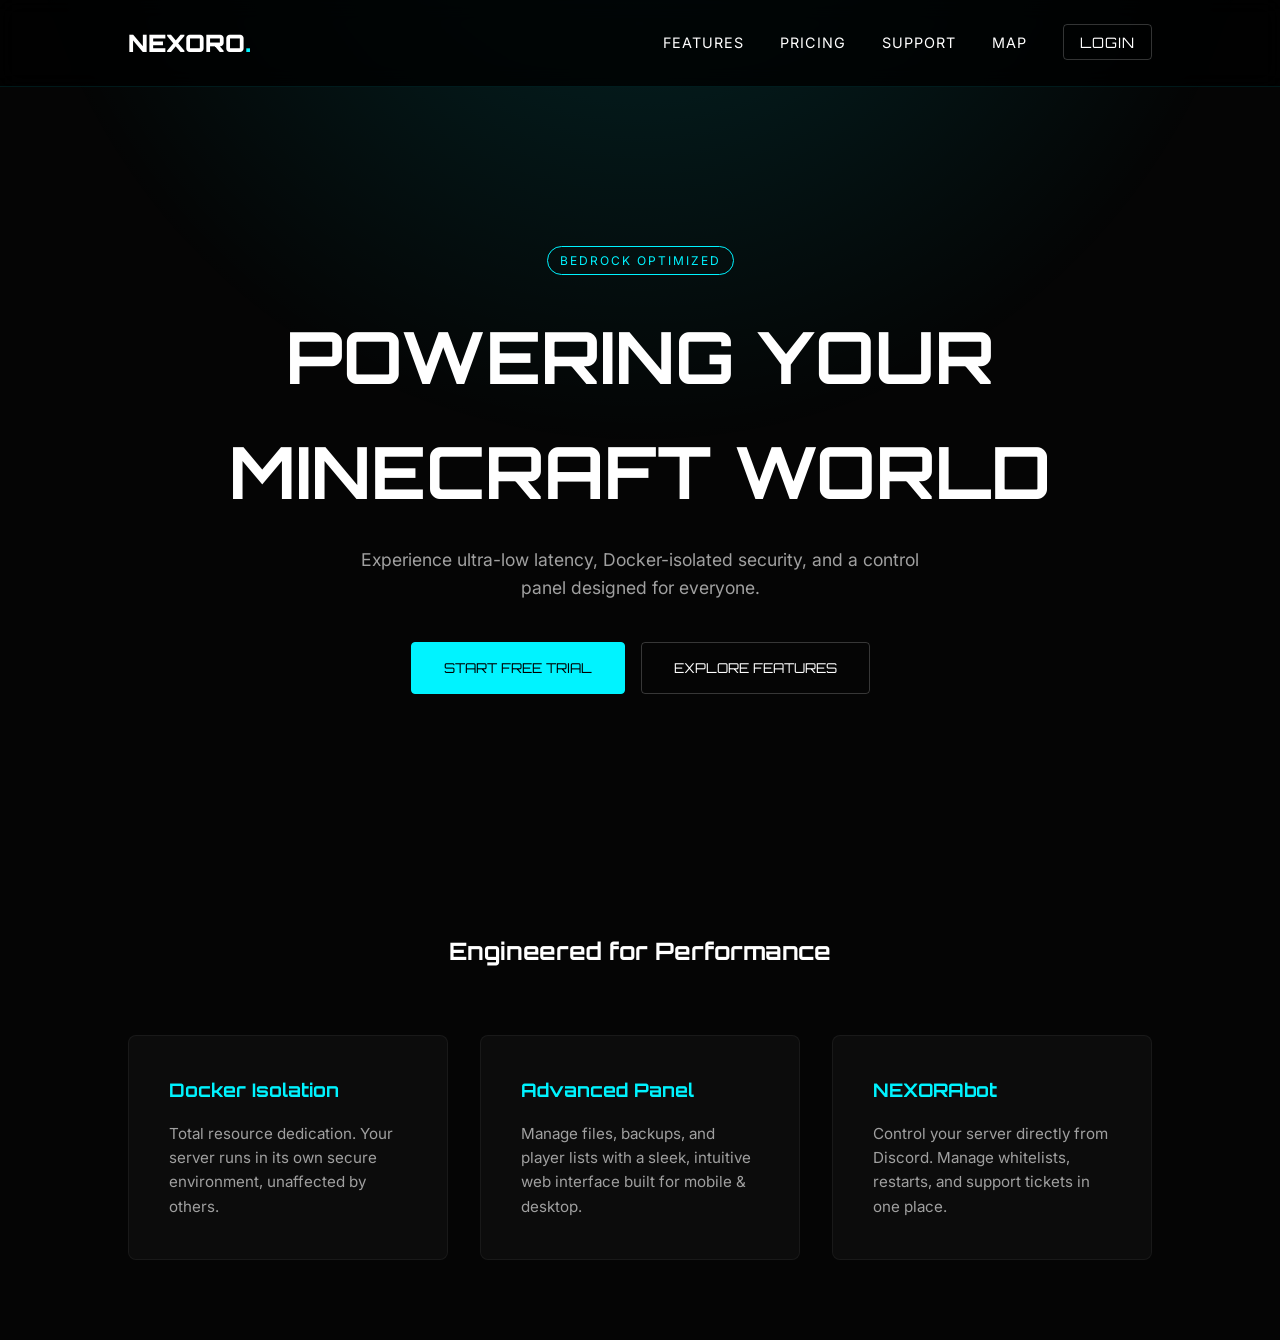
<file: index.html>
<!DOCTYPE html>
<html lang="en">
<head>
    <meta charset="UTF-8">
    <meta name="viewport" content="width=device-width, initial-scale=1.0">
    <title>Nexoro Hosting | Elite Bedrock Infrastructure</title>
    <link href="https://fonts.googleapis.com/css2?family=Inter:wght@400;600&family=Orbitron:wght@500;900&display=swap" rel="stylesheet">
    
    <style>
        :root {
            --bg-dark: #050505;
            --card-bg: rgba(255, 255, 255, 0.03);
            --accent-cyan: #00f3ff;
            --text-main: #ffffff;
            --text-dim: #a0a0a0;
            --font-display: 'Orbitron', sans-serif;
            --font-body: 'Inter', sans-serif;
        }

        * { box-sizing: border-box; margin: 0; padding: 0; }

        body {
            background-color: var(--bg-dark);
            color: var(--text-main);
            font-family: var(--font-body);
            line-height: 1.6;
            overflow-x: hidden;
        }

        /* --- BACKGROUND RADIANCE --- */
        .bg-glow {
            position: fixed;
            top: 0; left: 0; width: 100%; height: 100%;
            background: radial-gradient(circle at 50% -20%, rgba(0, 243, 255, 0.15) 0%, transparent 50%);
            z-index: -1;
        }

        /* --- NAVIGATION --- */
        nav {
            display: flex;
            justify-content: space-between;
            align-items: center;
            padding: 1.5rem 10%;
            background: rgba(0,0,0,0.8);
            backdrop-filter: blur(10px);
            position: sticky;
            top: 0;
            z-index: 100;
            border-bottom: 1px solid rgba(0, 243, 255, 0.1);
        }

        .logo { font-family: var(--font-display); font-weight: 900; color: #fff; font-size: 1.5rem; text-decoration: none; }
        .logo span { color: var(--accent-cyan); }

        .nav-links a { color: var(--text-main); text-decoration: none; margin-left: 2rem; font-size: 0.9rem; text-transform: uppercase; letter-spacing: 1px; transition: 0.3s; }
        .nav-links a:hover { color: var(--accent-cyan); }

        /* --- HERO SECTION --- */
        .hero {
            height: 85vh;
            display: flex;
            flex-direction: column;
            justify-content: center;
            align-items: center;
            text-align: center;
            padding: 0 10%;
        }

        .hero-badge {
            border: 1px solid var(--accent-cyan);
            color: var(--accent-cyan);
            padding: 4px 12px;
            border-radius: 20px;
            font-size: 0.75rem;
            text-transform: uppercase;
            letter-spacing: 2px;
            margin-bottom: 1.5rem;
        }

        .hero h1 {
            font-family: var(--font-display);
            font-size: clamp(2.5rem, 6vw, 4.5rem);
            margin-bottom: 1rem;
            text-transform: uppercase;
        }

        .hero p {
            color: var(--text-dim);
            max-width: 600px;
            font-size: 1.1rem;
            margin-bottom: 2.5rem;
        }

        .cta-group { display: flex; gap: 1rem; }

        .btn {
            padding: 14px 32px;
            font-family: var(--font-display);
            font-size: 0.85rem;
            text-decoration: none;
            text-transform: uppercase;
            transition: 0.3s;
            border-radius: 4px;
        }

        .btn-primary { background: var(--accent-cyan); color: #000; border: 1px solid var(--accent-cyan); }
        .btn-primary:hover { background: transparent; color: var(--accent-cyan); box-shadow: 0 0 20px rgba(0, 243, 255, 0.4); }

        .btn-secondary { color: #fff; border: 1px solid rgba(255,255,255,0.2); }
        .btn-secondary:hover { border-color: #fff; }

        /* --- FEATURES SECTION --- */
        .features { padding: 5rem 10%; }

        .section-title {
            text-align: center;
            font-family: var(--font-display);
            margin-bottom: 4rem;
        }

        .feature-grid {
            display: grid;
            grid-template-columns: repeat(auto-fit, minmax(300px, 1fr));
            gap: 2rem;
        }

        .feature-card {
            background: var(--card-bg);
            border: 1px solid rgba(255,255,255,0.05);
            padding: 2.5rem;
            border-radius: 8px;
            transition: 0.3s;
            position: relative;
        }

        .feature-card:hover {
            border-color: var(--accent-cyan);
            transform: translateY(-5px);
        }

        .feature-card h3 {
            font-family: var(--font-display);
            margin-bottom: 1rem;
            color: var(--accent-cyan);
        }

        .feature-card p { color: var(--text-dim); font-size: 0.95rem; }

    </style>
</head>
<body>

    <div class="bg-glow"></div>

    <nav>
        <a href="#" class="logo">NEXORO<span>.</span></a>
        <div class="nav-links">
            <a href="#features">Features</a>
            <a href="pricing.html">Pricing</a>
            <a href="support.html">Support</a>
            <a href="sitemap.html">Map</a>
            <a href="login.html" class="btn btn-secondary" style="padding: 8px 16px;">Login</a>
        </div>
    </nav>

    <section class="hero">
        <div class="hero-badge">Bedrock Optimized</div>
        <h1>Powering Your <br>Minecraft World</h1>
        <p>Experience ultra-low latency, Docker-isolated security, and a control panel designed for everyone.</p>
        
        <div class="cta-group">
            <a href="#pricing" class="btn btn-primary">Start Free Trial</a>
            <a href="#features" class="btn btn-secondary">Explore Features</a>
        </div>
    </section>

    <section id="features" class="features">
        <div class="section-title">
            <h2>Engineered for Performance</h2>
        </div>
        
        <div class="feature-grid">
            <div class="feature-card">
                <h3>Docker Isolation</h3>
                <p>Total resource dedication. Your server runs in its own secure environment, unaffected by others.</p>
            </div>
            <div class="feature-card">
                <h3>Advanced Panel</h3>
                <p>Manage files, backups, and player lists with a sleek, intuitive web interface built for mobile & desktop.</p>
            </div>
            <div class="feature-card">
                <h3>NEXORAbot</h3>
                <p>Control your server directly from Discord. Manage whitelists, restarts, and support tickets in one place.</p>
            </div>
        </div>
    </section>

</body>
</html>
</file>
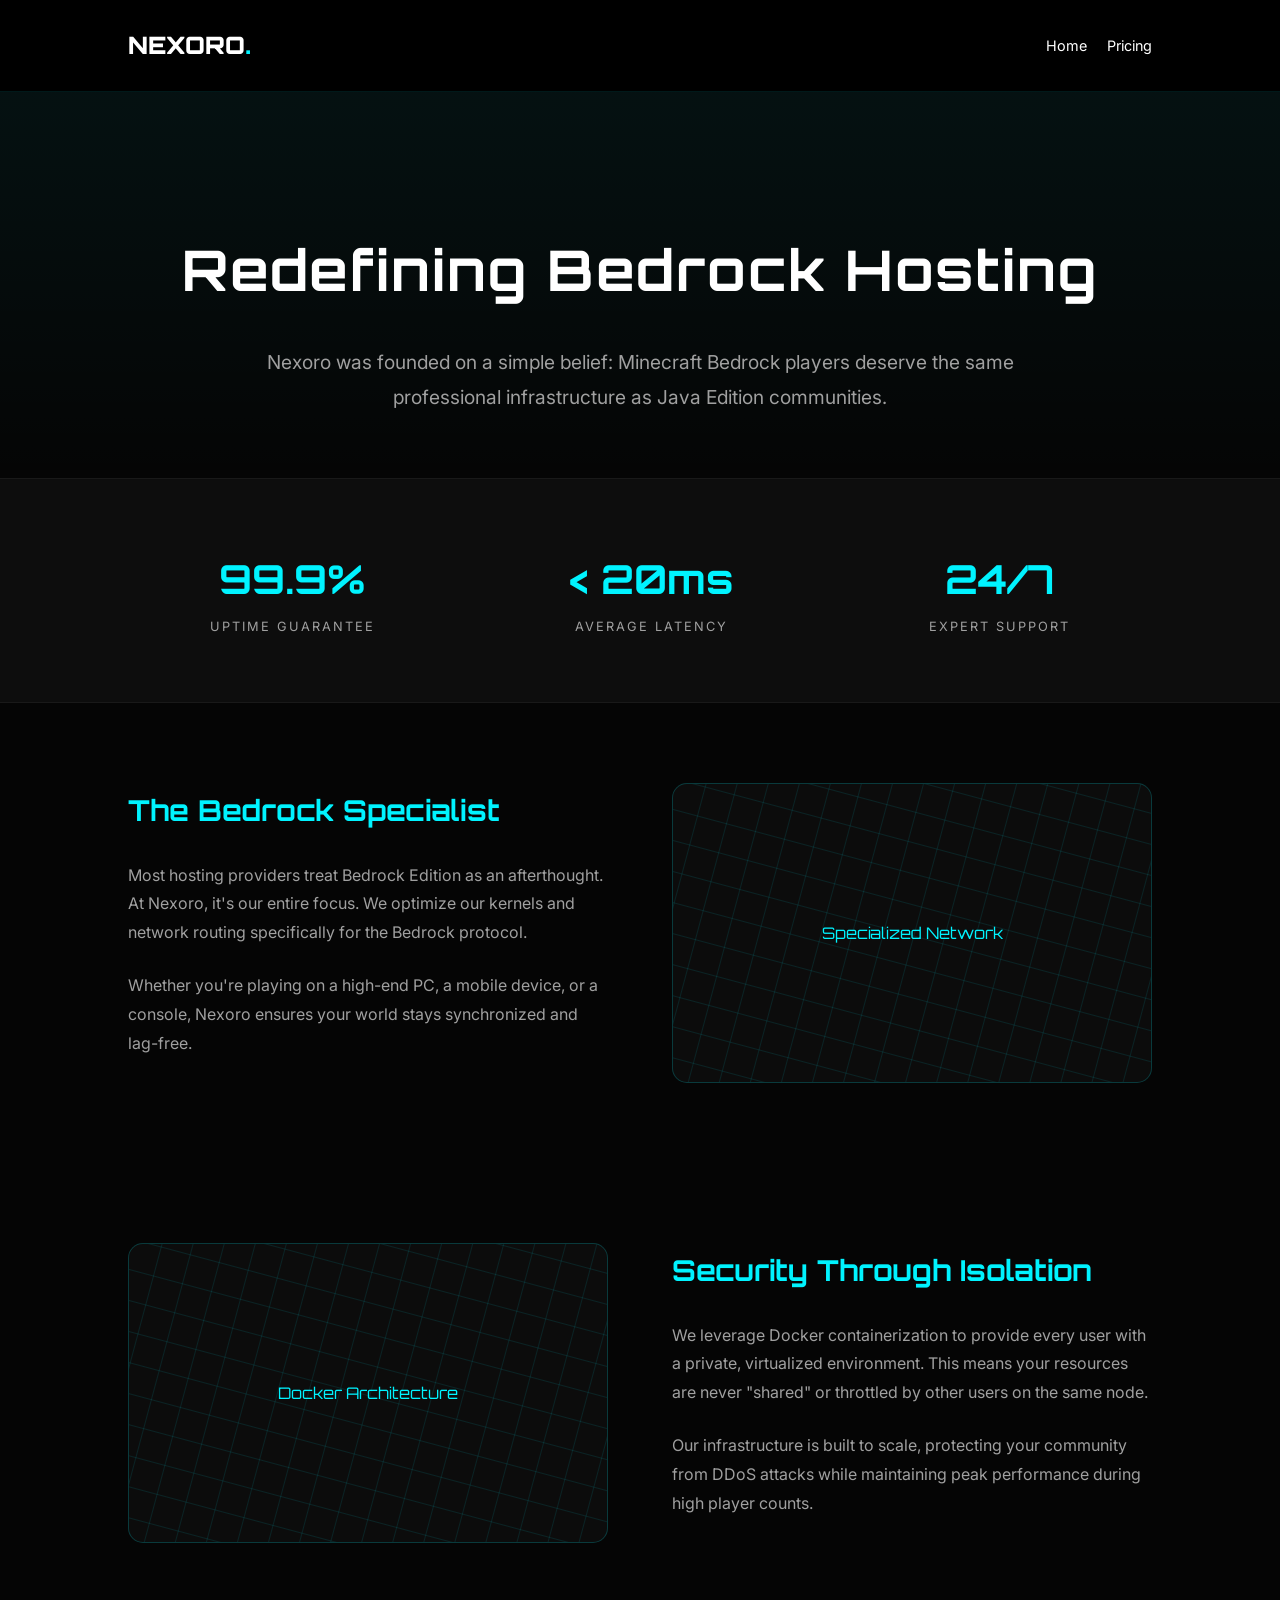
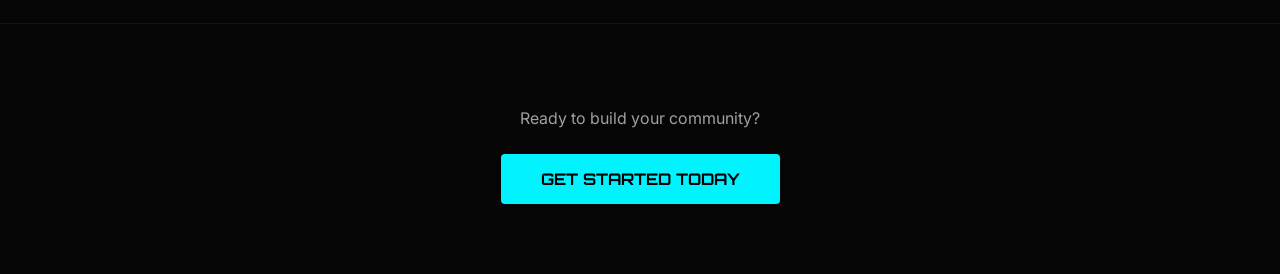
<file: about.html>
<!DOCTYPE html>
<html lang="en">
<head>
    <meta charset="UTF-8">
    <meta name="viewport" content="width=device-width, initial-scale=1.0">
    <title>About Us | Nexoro Hosting</title>
    <link href="https://fonts.googleapis.com/css2?family=Inter:wght@400;600&family=Orbitron:wght@500;900&display=swap" rel="stylesheet">
    <style>
        :root {
            --bg-dark: #050505;
            --accent-cyan: #00f3ff;
            --text-main: #ffffff;
            --text-dim: #a0a0a0;
            --card-bg: rgba(255, 255, 255, 0.03);
        }

        * { box-sizing: border-box; margin: 0; padding: 0; }
        body { background-color: var(--bg-dark); color: var(--text-main); font-family: 'Inter', sans-serif; line-height: 1.8; }

        /* --- NAVIGATION --- */
        nav {
            display: flex; justify-content: space-between; align-items: center;
            padding: 1.5rem 10%; background: rgba(0,0,0,0.9);
            border-bottom: 1px solid rgba(0, 243, 255, 0.1);
        }
        .logo { font-family: 'Orbitron'; font-weight: 900; color: #fff; text-decoration: none; font-size: 1.5rem; }
        .logo span { color: var(--accent-cyan); }

        /* --- ABOUT HERO --- */
        .about-hero {
            padding: 8rem 10% 4rem;
            text-align: center;
            background: linear-gradient(to bottom, rgba(0, 243, 255, 0.05), transparent);
        }
        .about-hero h1 { font-family: 'Orbitron'; font-size: clamp(2rem, 5vw, 3.5rem); margin-bottom: 1.5rem; letter-spacing: 2px; }
        .about-hero p { max-width: 800px; margin: 0 auto; color: var(--text-dim); font-size: 1.2rem; }

        /* --- CONTENT SECTIONS --- */
        .content-section { padding: 5rem 10%; display: grid; grid-template-columns: 1fr 1fr; gap: 4rem; align-items: center; }
        
        .text-block h2 { font-family: 'Orbitron'; color: var(--accent-cyan); margin-bottom: 1.5rem; font-size: 1.8rem; }
        .text-block p { margin-bottom: 1.5rem; color: var(--text-dim); }

        .image-placeholder { 
            background: var(--card-bg); 
            border: 1px solid rgba(0, 243, 255, 0.2); 
            height: 300px; 
            border-radius: 15px;
            display: flex;
            align-items: center;
            justify-content: center;
            position: relative;
            overflow: hidden;
        }

        /* Animated "Grid" background for placeholders */
        .image-placeholder::before {
            content: "";
            position: absolute; width: 200%; height: 200%;
            background-image: linear-gradient(rgba(0, 243, 255, 0.1) 1px, transparent 1px), 
                              linear-gradient(90deg, rgba(0, 243, 255, 0.1) 1px, transparent 1px);
            background-size: 30px 30px;
            transform: rotate(15deg);
        }

        /* --- STATS SECTION --- */
        .stats-bar {
            background: var(--card-bg);
            padding: 4rem 10%;
            display: flex;
            justify-content: space-around;
            text-align: center;
            border-top: 1px solid rgba(255,255,255,0.05);
            border-bottom: 1px solid rgba(255,255,255,0.05);
            flex-wrap: wrap;
            gap: 2rem;
        }
        .stat-item h3 { font-family: 'Orbitron'; font-size: 2.5rem; color: var(--accent-cyan); }
        .stat-item p { text-transform: uppercase; letter-spacing: 2px; font-size: 0.8rem; color: var(--text-dim); }

        /* --- RESPONSIVE --- */
        @media (max-width: 900px) {
            .content-section { grid-template-columns: 1fr; text-align: center; }
            .about-hero { padding: 5rem 5%; }
        }
    </style>
</head>
<body>

    <nav>
        <a href="index.html" class="logo">NEXORO<span>.</span></a>
        <div style="display:flex; gap: 20px;">
            <a href="index.html" style="color:white; text-decoration:none; font-size: 0.9rem;">Home</a>
            <a href="pricing.html" style="color:white; text-decoration:none; font-size: 0.9rem;">Pricing</a>
        </div>
    </nav>

    <header class="about-hero">
        <h1>Redefining Bedrock Hosting</h1>
        <p>Nexoro was founded on a simple belief: Minecraft Bedrock players deserve the same professional infrastructure as Java Edition communities.</p>
    </header>

    <div class="stats-bar">
        <div class="stat-item"><h3>99.9%</h3><p>Uptime Guarantee</p></div>
        <div class="stat-item"><h3>< 20ms</h3><p>Average Latency</p></div>
        <div class="stat-item"><h3>24/7</h3><p>Expert Support</p></div>
    </div>

    <section class="content-section">
        <div class="text-block">
            <h2>The Bedrock Specialist</h2>
            <p>Most hosting providers treat Bedrock Edition as an afterthought. At Nexoro, it's our entire focus. We optimize our kernels and network routing specifically for the Bedrock protocol.</p>
            <p>Whether you're playing on a high-end PC, a mobile device, or a console, Nexoro ensures your world stays synchronized and lag-free.</p>
        </div>
        <div class="image-placeholder">
            <span style="z-index: 1; font-family: 'Orbitron'; color: var(--accent-cyan);">Specialized Network</span>
        </div>
    </section>

    <section class="content-section" style="direction: rtl;">
        <div class="text-block" style="direction: ltr;">
            <h2>Security Through Isolation</h2>
            <p>We leverage Docker containerization to provide every user with a private, virtualized environment. This means your resources are never "shared" or throttled by other users on the same node.</p>
            <p>Our infrastructure is built to scale, protecting your community from DDoS attacks while maintaining peak performance during high player counts.</p>
        </div>
        <div class="image-placeholder">
            <span style="z-index: 1; font-family: 'Orbitron'; color: var(--accent-cyan);">Docker Architecture</span>
        </div>
    </section>

    <footer style="padding: 5rem 10%; text-align: center; border-top: 1px solid rgba(255,255,255,0.05);">
        <p style="color: var(--text-dim); margin-bottom: 2rem;">Ready to build your community?</p>
        <a href="pricing.html" style="background: var(--accent-cyan); color: #000; padding: 15px 40px; text-decoration: none; font-family: 'Orbitron'; font-weight: bold; border-radius: 4px;">GET STARTED TODAY</a>
    </footer>

</body>
</html>
</file>
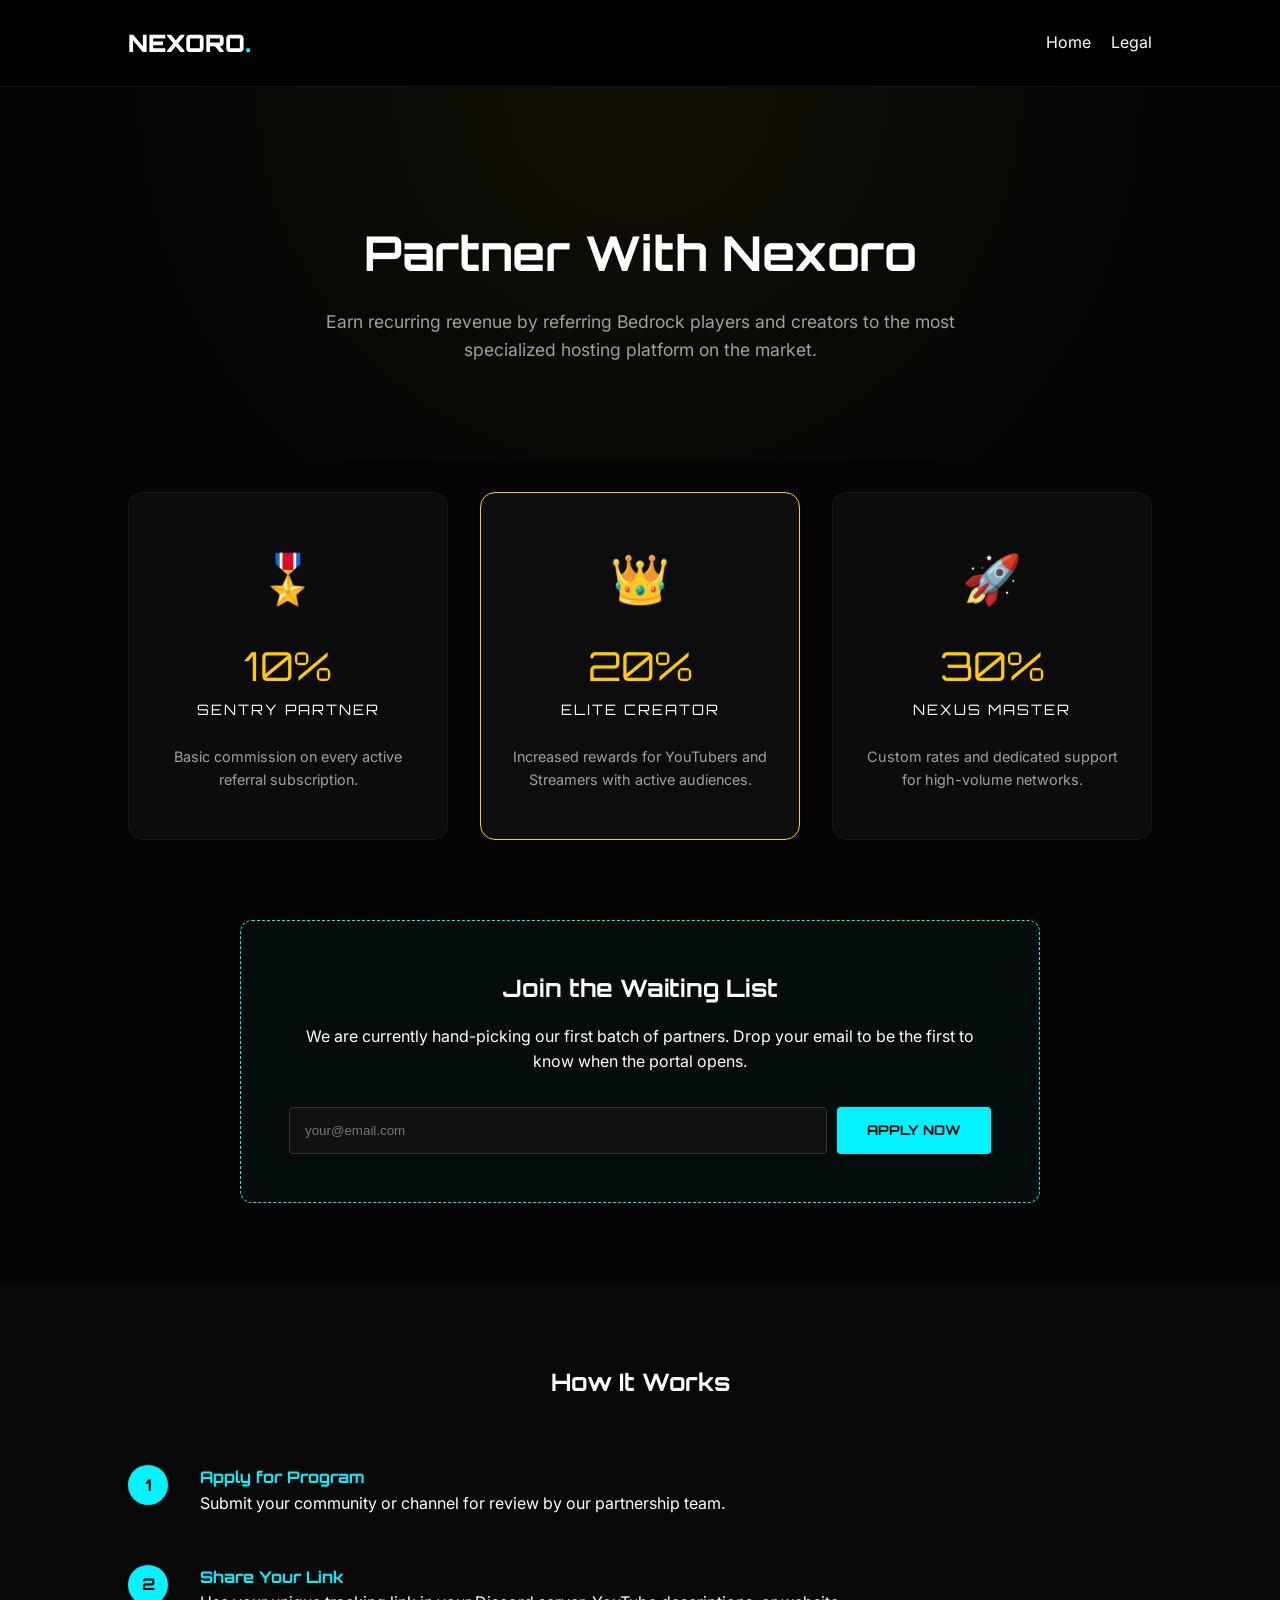
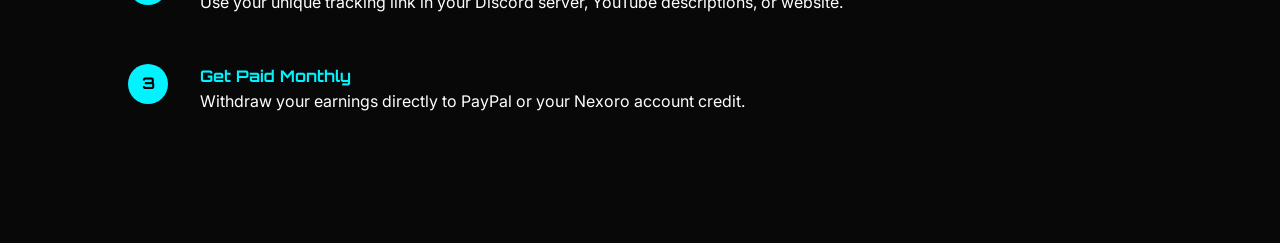
<file: affiliate.html>
<!DOCTYPE html>
<html lang="en">
<head>
    <meta charset="UTF-8">
    <meta name="viewport" content="width=device-width, initial-scale=1.0">
    <title>Affiliate Program | Nexoro Hosting</title>
    <link href="https://fonts.googleapis.com/css2?family=Inter:wght@400;600&family=Orbitron:wght@500;900&display=swap" rel="stylesheet">
    <style>
        :root {
            --bg-dark: #050505;
            --accent-cyan: #00f3ff;
            --accent-gold: #ffcc00;
            --text-main: #ffffff;
            --text-dim: #a0a0a0;
            --card-bg: rgba(255, 255, 255, 0.03);
        }

        * { box-sizing: border-box; margin: 0; padding: 0; }
        body { background-color: var(--bg-dark); color: var(--text-main); font-family: 'Inter', sans-serif; line-height: 1.6; }

        /* --- NAVIGATION --- */
        nav {
            display: flex; justify-content: space-between; align-items: center;
            padding: 1.5rem 10%; background: rgba(0,0,0,0.9);
            border-bottom: 1px solid rgba(0, 243, 255, 0.1);
        }
        .logo { font-family: 'Orbitron'; font-weight: 900; color: #fff; text-decoration: none; font-size: 1.5rem; }
        .logo span { color: var(--accent-cyan); }

        /* --- HERO --- */
        .affiliate-hero {
            padding: 8rem 10% 4rem;
            text-align: center;
            background: radial-gradient(circle at 50% 0%, rgba(255, 204, 0, 0.05) 0%, transparent 70%);
        }
        .affiliate-hero h1 { font-family: 'Orbitron'; font-size: 3rem; margin-bottom: 1rem; }
        .affiliate-hero p { color: var(--text-dim); max-width: 700px; margin: 0 auto 2rem; font-size: 1.1rem; }

        /* --- TIER CARDS --- */
        .tier-grid {
            display: grid;
            grid-template-columns: repeat(auto-fit, minmax(300px, 1fr));
            gap: 2rem;
            padding: 2rem 10% 5rem;
        }

        .tier-card {
            background: var(--card-bg);
            border: 1px solid rgba(255, 255, 255, 0.05);
            padding: 3rem 2rem;
            border-radius: 15px;
            text-align: center;
            transition: 0.3s;
        }

        .tier-card:hover { border-color: var(--accent-gold); transform: translateY(-10px); }

        .tier-icon { font-size: 3rem; margin-bottom: 1rem; }
        .percentage { font-family: 'Orbitron'; font-size: 2.5rem; color: var(--accent-gold); display: block; }
        .tier-name { font-family: 'Orbitron'; text-transform: uppercase; letter-spacing: 2px; margin-bottom: 1.5rem; font-size: 0.9rem; }

        /* --- COMING SOON SECTION --- */
        .waiting-list {
            max-width: 800px;
            margin: 0 auto 5rem;
            background: rgba(0, 243, 255, 0.03);
            border: 1px dashed var(--accent-cyan);
            padding: 3rem;
            border-radius: 12px;
            text-align: center;
        }

        .waiting-list h2 { font-family: 'Orbitron'; margin-bottom: 1rem; }
        
        .input-group { display: flex; gap: 10px; margin-top: 2rem; }
        .input-group input { 
            flex: 1; padding: 15px; background: #111; border: 1px solid #333; color: #fff; border-radius: 4px; 
        }
        .btn-join { 
            padding: 15px 30px; background: var(--accent-cyan); color: #000; 
            font-family: 'Orbitron'; font-weight: bold; border: none; border-radius: 4px; cursor: pointer;
        }

        /* --- ROADMAP --- */
        .roadmap { padding: 5rem 10%; background: #080808; }
        .roadmap-title { text-align: center; font-family: 'Orbitron'; margin-bottom: 4rem; }

        .step { display: flex; gap: 2rem; margin-bottom: 3rem; align-items: flex-start; }
        .step-num { 
            background: var(--accent-cyan); color: #000; width: 40px; height: 40px; 
            display: flex; align-items: center; justify-content: center; 
            border-radius: 50%; font-weight: bold; flex-shrink: 0;
            font-family: 'Orbitron';
        }

        @media (max-width: 768px) {
            .input-group { flex-direction: column; }
        }
    </style>
</head>
<body>

    <nav>
        <a href="index.html" class="logo">NEXORO<span>.</span></a>
        <div style="display:flex; gap: 20px;">
            <a href="index.html" style="color:white; text-decoration:none;">Home</a>
            <a href="legal.html" style="color:white; text-decoration:none;">Legal</a>
        </div>
    </nav>

    <header class="affiliate-hero">
        <h1>Partner With Nexoro</h1>
        <p>Earn recurring revenue by referring Bedrock players and creators to the most specialized hosting platform on the market.</p>
    </header>

    <div class="tier-grid">
        <div class="tier-card">
            <div class="tier-icon">🎖️</div>
            <span class="percentage">10%</span>
            <div class="tier-name">Sentry Partner</div>
            <p style="color: var(--text-dim); font-size: 0.9rem;">Basic commission on every active referral subscription.</p>
        </div>
        <div class="tier-card" style="border-color: var(--accent-gold);">
            <div class="tier-icon">👑</div>
            <span class="percentage">20%</span>
            <div class="tier-name">Elite Creator</div>
            <p style="color: var(--text-dim); font-size: 0.9rem;">Increased rewards for YouTubers and Streamers with active audiences.</p>
        </div>
        <div class="tier-card">
            <div class="tier-icon">🚀</div>
            <span class="percentage">30%</span>
            <div class="tier-name">Nexus Master</div>
            <p style="color: var(--text-dim); font-size: 0.9rem;">Custom rates and dedicated support for high-volume networks.</p>
        </div>
    </div>

    <section class="waiting-list">
        <h2>Join the Waiting List</h2>
        <p>We are currently hand-picking our first batch of partners. Drop your email to be the first to know when the portal opens.</p>
        <div class="input-group">
            <input type="email" placeholder="your@email.com">
            <button class="btn-join">APPLY NOW</button>
        </div>
    </section>

    <section class="roadmap">
        <div class="roadmap-title"><h2>How It Works</h2></div>
        
        <div class="step">
            <div class="step-num">1</div>
            <div>
                <h4 style="font-family: 'Orbitron'; color: var(--accent-cyan);">Apply for Program</h4>
                <p>Submit your community or channel for review by our partnership team.</p>
            </div>
        </div>

        <div class="step">
            <div class="step-num">2</div>
            <div>
                <h4 style="font-family: 'Orbitron'; color: var(--accent-cyan);">Share Your Link</h4>
                <p>Use your unique tracking link in your Discord server, YouTube descriptions, or website.</p>
            </div>
        </div>

        <div class="step">
            <div class="step-num">3</div>
            <div>
                <h4 style="font-family: 'Orbitron'; color: var(--accent-cyan);">Get Paid Monthly</h4>
                <p>Withdraw your earnings directly to PayPal or your Nexoro account credit.</p>
            </div>
        </div>
    </section>

</body>
</html>
</file>
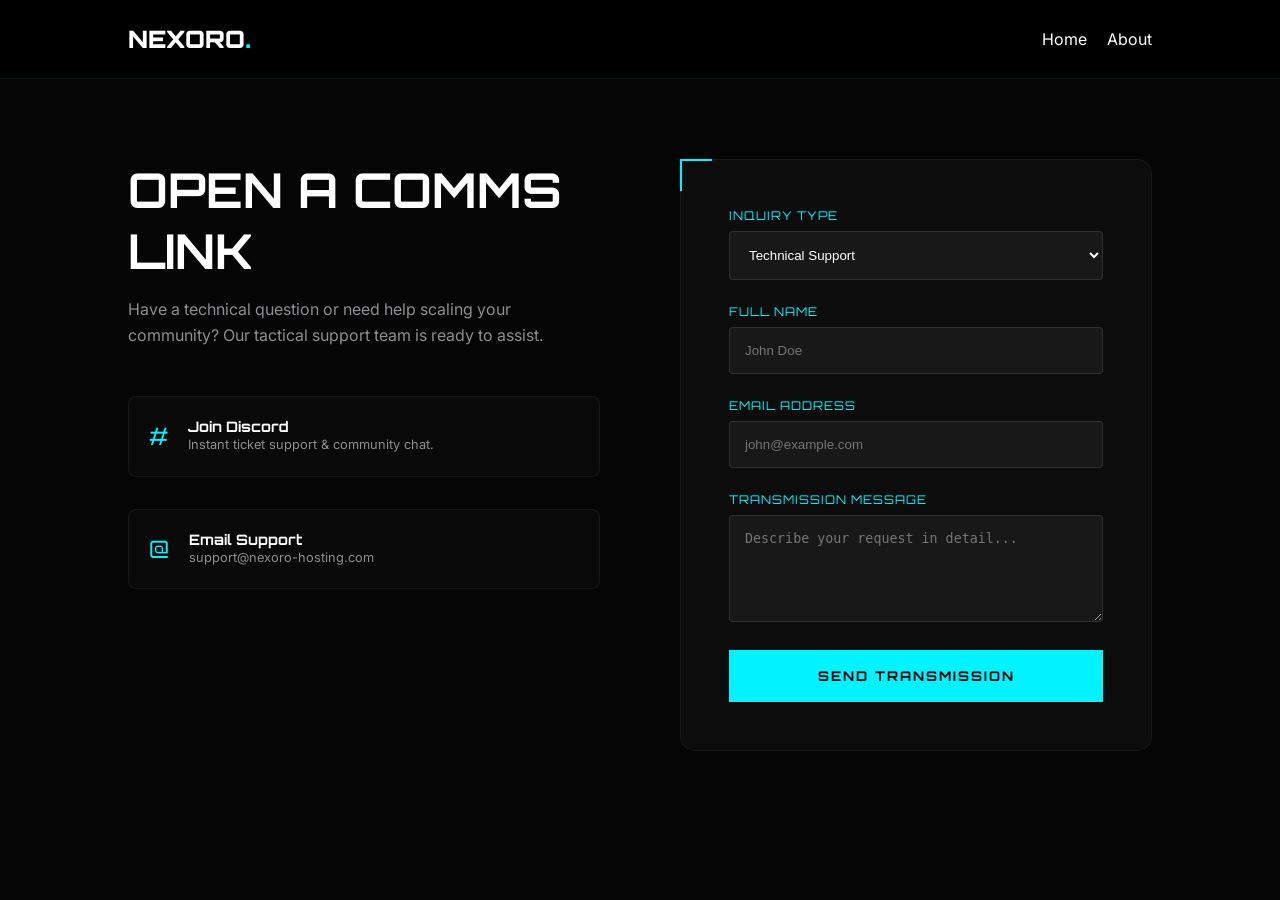
<file: contact.html>
<!DOCTYPE html>
<html lang="en">
<head>
    <meta charset="UTF-8">
    <meta name="viewport" content="width=device-width, initial-scale=1.0">
    <title>Contact Support | Nexoro Hosting</title>
    <link href="https://fonts.googleapis.com/css2?family=Inter:wght@400;600&family=Orbitron:wght@500;900&display=swap" rel="stylesheet">
    <style>
        :root {
            --bg-dark: #050505;
            --accent-cyan: #00f3ff;
            --text-main: #ffffff;
            --text-dim: #8e8e93;
            --input-bg: rgba(255, 255, 255, 0.05);
        }

        * { box-sizing: border-box; margin: 0; padding: 0; }
        body { background-color: var(--bg-dark); color: var(--text-main); font-family: 'Inter', sans-serif; overflow-x: hidden; }

        /* --- NAVIGATION --- */
        nav {
            display: flex; justify-content: space-between; align-items: center;
            padding: 1.5rem 10%; background: rgba(0,0,0,0.9);
            border-bottom: 1px solid rgba(0, 243, 255, 0.1);
        }
        .logo { font-family: 'Orbitron'; font-weight: 900; color: #fff; text-decoration: none; font-size: 1.5rem; }
        .logo span { color: var(--accent-cyan); }

        /* --- CONTACT WRAPPER --- */
        .contact-container {
            display: grid;
            grid-template-columns: 1fr 1fr;
            gap: 5rem;
            padding: 5rem 10%;
            max-width: 1400px;
            margin: 0 auto;
        }

        .contact-info h1 {
            font-family: 'Orbitron';
            font-size: 3rem;
            margin-bottom: 1rem;
            text-transform: uppercase;
        }

        .contact-info p { color: var(--text-dim); margin-bottom: 3rem; line-height: 1.6; }

        .contact-method {
            display: flex;
            align-items: center;
            gap: 20px;
            margin-bottom: 2rem;
            padding: 20px;
            background: rgba(255,255,255,0.02);
            border: 1px solid rgba(255,255,255,0.05);
            border-radius: 8px;
            transition: 0.3s;
        }

        .contact-method:hover { border-color: var(--accent-cyan); background: rgba(0, 243, 255, 0.03); }

        .method-icon {
            font-size: 1.5rem;
            color: var(--accent-cyan);
            font-family: 'Orbitron';
        }

        /* --- FORM STYLING --- */
        .contact-form {
            background: rgba(255, 255, 255, 0.03);
            padding: 3rem;
            border-radius: 15px;
            border: 1px solid rgba(255, 255, 255, 0.05);
            position: relative;
        }

        /* Cyan corner accents */
        .contact-form::before {
            content: ""; position: absolute; top: -1px; left: -1px; width: 30px; height: 30px;
            border-top: 2px solid var(--accent-cyan); border-left: 2px solid var(--accent-cyan);
        }

        .form-group { margin-bottom: 1.5rem; }
        .form-group label { display: block; font-family: 'Orbitron'; font-size: 0.75rem; color: var(--accent-cyan); margin-bottom: 8px; text-transform: uppercase; letter-spacing: 1px; }

        input, textarea, select {
            width: 100%;
            padding: 15px;
            background: var(--input-bg);
            border: 1px solid rgba(255,255,255,0.1);
            color: white;
            border-radius: 4px;
            outline: none;
            transition: 0.3s;
        }

        input:focus, textarea:focus { border-color: var(--accent-cyan); background: rgba(0, 243, 255, 0.05); }

        .submit-btn {
            width: 100%;
            padding: 18px;
            background: var(--accent-cyan);
            color: #000;
            border: none;
            font-family: 'Orbitron';
            font-weight: bold;
            text-transform: uppercase;
            cursor: pointer;
            letter-spacing: 2px;
            transition: 0.3s;
        }

        .submit-btn:hover { box-shadow: 0 0 20px rgba(0, 243, 255, 0.4); transform: translateY(-2px); }

        @media (max-width: 900px) {
            .contact-container { grid-template-columns: 1fr; padding: 3rem 5%; }
        }
    </style>
</head>
<body>

    <nav>
        <a href="index.html" class="logo">NEXORO<span>.</span></a>
        <div style="display:flex; gap: 20px;">
            <a href="index.html" style="color:white; text-decoration:none;">Home</a>
            <a href="about.html" style="color:white; text-decoration:none;">About</a>
        </div>
    </nav>

    <main class="contact-container">
        
        <div class="contact-info">
            <h1>Open a Comms Link</h1>
            <p>Have a technical question or need help scaling your community? Our tactical support team is ready to assist.</p>
            
            <div class="contact-method">
                <div class="method-icon">#</div>
                <div>
                    <h3 style="font-family: 'Orbitron'; font-size: 0.9rem;">Join Discord</h3>
                    <p style="font-size: 0.8rem; margin-bottom: 0;">Instant ticket support & community chat.</p>
                </div>
            </div>

            <div class="contact-method">
                <div class="method-icon">@</div>
                <div>
                    <h3 style="font-family: 'Orbitron'; font-size: 0.9rem;">Email Support</h3>
                    <p style="font-size: 0.8rem; margin-bottom: 0;">support@nexoro-hosting.com</p>
                </div>
            </div>
        </div>

        <div class="contact-form">
            <form>
                <div class="form-group">
                    <label>Inquiry Type</label>
                    <select>
                        <option>Technical Support</option>
                        <option>Billing Question</option>
                        <option>Partnership/Media</option>
                        <option>Other</option>
                    </select>
                </div>
                <div class="form-group">
                    <label>Full Name</label>
                    <input type="text" placeholder="John Doe">
                </div>
                <div class="form-group">
                    <label>Email Address</label>
                    <input type="email" placeholder="john@example.com">
                </div>
                <div class="form-group">
                    <label>Transmission Message</label>
                    <textarea rows="5" placeholder="Describe your request in detail..."></textarea>
                </div>
                <button type="submit" class="submit-btn">Send Transmission</button>
            </form>
        </div>

    </main>

</body>
</html>
</file>
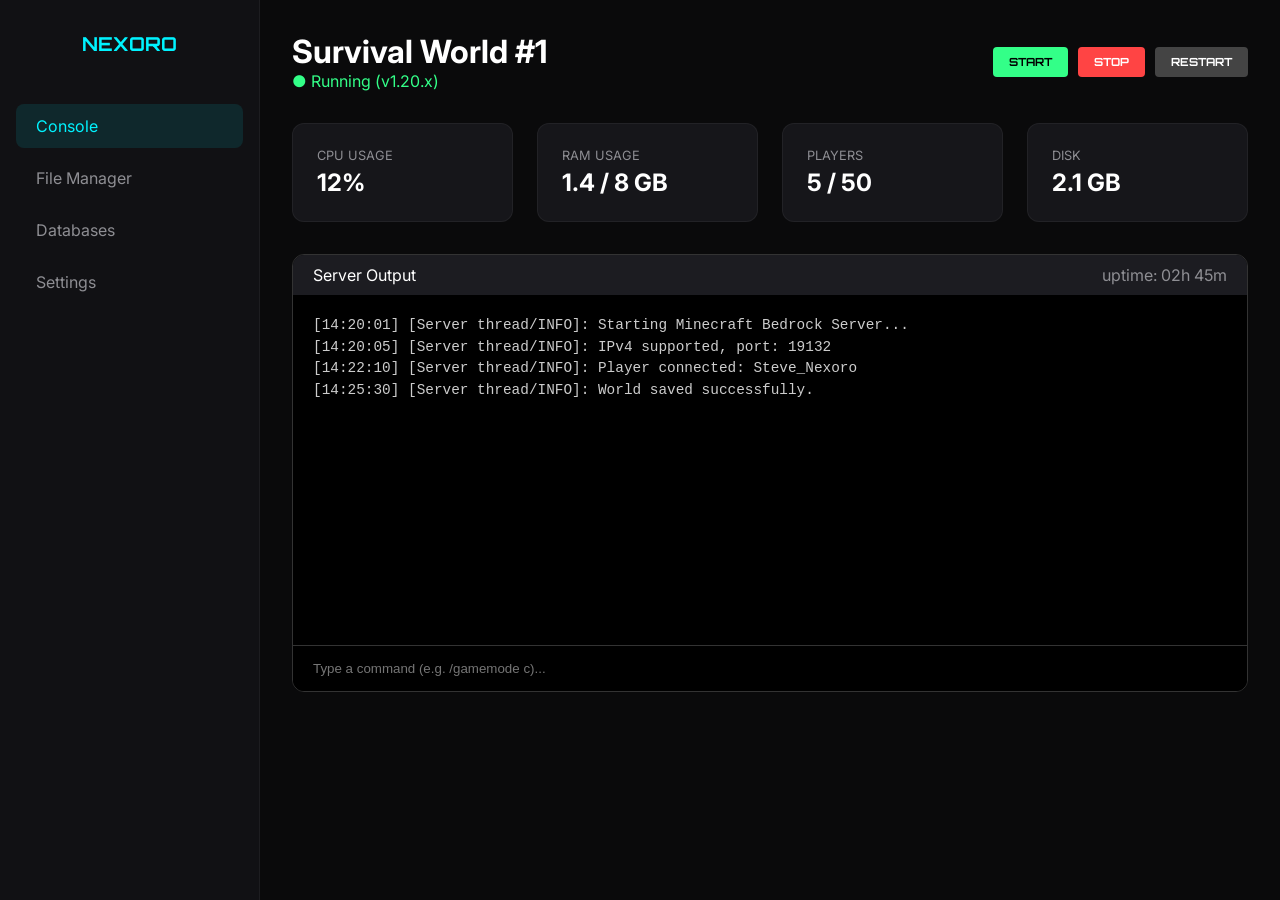
<file: control panel.html>
<!DOCTYPE html>
<html lang="en">
<head>
    <meta charset="UTF-8">
    <meta name="viewport" content="width=device-width, initial-scale=1.0">
    <title>Nexoro | Control Panel</title>
    <link href="https://fonts.googleapis.com/css2?family=Inter:wght@400;600&family=Orbitron:wght@500;900&display=swap" rel="stylesheet">
    <style>
        :root {
            --bg-body: #0a0a0b;
            --sidebar-bg: #111114;
            --card-bg: #16161a;
            --accent-cyan: #00f3ff;
            --accent-green: #33ff88;
            --text-main: #ffffff;
            --text-dim: #8e8e93;
        }

        * { box-sizing: border-box; margin: 0; padding: 0; }
        body { background: var(--bg-body); color: var(--text-main); font-family: 'Inter', sans-serif; display: flex; height: 100vh; overflow: hidden; }

        /* --- SIDEBAR --- */
        .sidebar { width: 260px; background: var(--sidebar-bg); border-right: 1px solid rgba(255,255,255,0.05); display: flex; flex-direction: column; padding: 2rem 1rem; }
        .sidebar h2 { font-family: 'Orbitron'; color: var(--accent-cyan); font-size: 1.2rem; margin-bottom: 3rem; text-align: center; }
        .nav-item { padding: 12px 20px; color: var(--text-dim); text-decoration: none; border-radius: 8px; margin-bottom: 0.5rem; transition: 0.2s; }
        .nav-item:hover, .nav-item.active { background: rgba(0, 243, 255, 0.1); color: var(--accent-cyan); }

        /* --- MAIN CONTENT --- */
        .main-content { flex: 1; overflow-y: auto; padding: 2rem; }
        .header { display: flex; justify-content: space-between; align-items: center; margin-bottom: 2rem; }
        
        /* --- STATS CARDS --- */
        .stats-grid { display: grid; grid-template-columns: repeat(auto-fit, minmax(200px, 1fr)); gap: 1.5rem; margin-bottom: 2rem; }
        .stat-card { background: var(--card-bg); padding: 1.5rem; border-radius: 12px; border: 1px solid rgba(255,255,255,0.05); }
        .stat-label { color: var(--text-dim); font-size: 0.8rem; text-transform: uppercase; }
        .stat-value { font-size: 1.5rem; font-weight: bold; margin-top: 5px; }

        /* --- CONSOLE AREA --- */
        .console-container { background: #000; border-radius: 12px; border: 1px solid #333; overflow: hidden; }
        .console-header { background: #1c1c21; padding: 10px 20px; display: flex; justify-content: space-between; }
        .console-log { height: 350px; padding: 20px; font-family: 'Courier New', monospace; font-size: 0.9rem; overflow-y: scroll; color: #ccc; line-height: 1.5; }
        .console-input { width: 100%; background: #000; border: none; border-top: 1px solid #333; padding: 15px 20px; color: var(--accent-cyan); outline: none; }

        /* --- CONTROLS --- */
        .controls { display: flex; gap: 10px; }
        .btn-ctrl { padding: 8px 16px; border-radius: 4px; border: none; cursor: pointer; font-weight: bold; font-family: 'Orbitron'; font-size: 0.7rem; }
        .start { background: var(--accent-green); color: #000; }
        .stop { background: #ff4444; color: #fff; }
    </style>
</head>
<body>

    <div class="sidebar">
        <h2>NEXORO</h2>
        <a href="#" class="nav-item active">Console</a>
        <a href="#" class="nav-item">File Manager</a>
        <a href="#" class="nav-item">Databases</a>
        <a href="#" class="nav-item">Settings</a>
    </div>

    <div class="main-content">
        <div class="header">
            <div>
                <h1>Survival World #1</h1>
                <p style="color: var(--accent-green)">● Running (v1.20.x)</p>
            </div>
            <div class="controls">
                <button class="btn-ctrl start">START</button>
                <button class="btn-ctrl stop">STOP</button>
                <button class="btn-ctrl" style="background: #444; color: white;">RESTART</button>
            </div>
        </div>

        <div class="stats-grid">
            <div class="stat-card"><div class="stat-label">CPU Usage</div><div class="stat-value">12%</div></div>
            <div class="stat-card"><div class="stat-label">RAM Usage</div><div class="stat-value">1.4 / 8 GB</div></div>
            <div class="stat-card"><div class="stat-label">Players</div><div class="stat-value">5 / 50</div></div>
            <div class="stat-card"><div class="stat-label">Disk</div><div class="stat-value">2.1 GB</div></div>
        </div>

        <div class="console-container">
            <div class="console-header">
                <span>Server Output</span>
                <span style="color: var(--text-dim)">uptime: 02h 45m</span>
            </div>
            <div class="console-log" id="log">
                [14:20:01] [Server thread/INFO]: Starting Minecraft Bedrock Server...<br>
                [14:20:05] [Server thread/INFO]: IPv4 supported, port: 19132<br>
                [14:22:10] [Server thread/INFO]: Player connected: Steve_Nexoro<br>
                [14:25:30] [Server thread/INFO]: World saved successfully.<br>
            </div>
            <input type="text" class="console-input" placeholder="Type a command (e.g. /gamemode c)...">
        </div>
    </div>

</body>
</html>
</file>
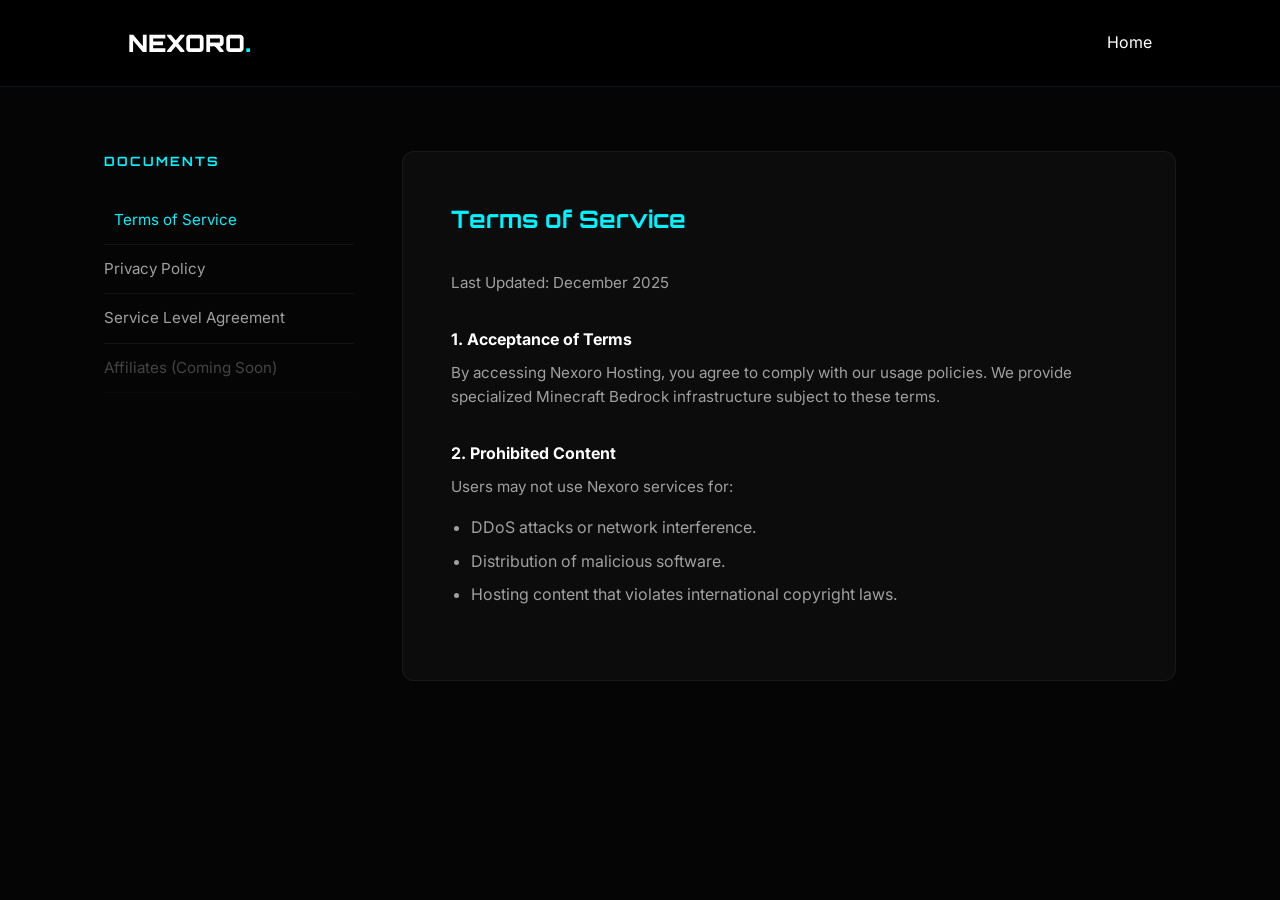
<file: legal.html>
<!DOCTYPE html>
<html lang="en">
<head>
    <meta charset="UTF-8">
    <meta name="viewport" content="width=device-width, initial-scale=1.0">
    <title>Legal Center | Nexoro Hosting</title>
    <link href="https://fonts.googleapis.com/css2?family=Inter:wght@400;600&family=Orbitron:wght@500;900&display=swap" rel="stylesheet">
    <style>
        :root {
            --bg-dark: #050505;
            --accent-cyan: #00f3ff;
            --text-main: #ffffff;
            --text-dim: #a0a0a0;
            --card-bg: rgba(255, 255, 255, 0.03);
        }

        * { box-sizing: border-box; margin: 0; padding: 0; }
        body { background-color: var(--bg-dark); color: var(--text-main); font-family: 'Inter', sans-serif; line-height: 1.6; }

        /* --- NAVIGATION --- */
        nav {
            display: flex; justify-content: space-between; align-items: center;
            padding: 1.5rem 10%; background: rgba(0,0,0,0.9);
            border-bottom: 1px solid rgba(0, 243, 255, 0.1);
        }
        .logo { font-family: 'Orbitron'; font-weight: 900; color: #fff; text-decoration: none; font-size: 1.5rem; }
        .logo span { color: var(--accent-cyan); }

        /* --- LEGAL LAYOUT --- */
        .legal-wrapper {
            display: flex;
            max-width: 1200px;
            margin: 4rem auto;
            gap: 3rem;
            padding: 0 5%;
        }

        /* Sidebar Navigation */
        .legal-nav {
            width: 250px;
            position: sticky;
            top: 100px;
            height: fit-content;
        }

        .legal-nav h3 { font-family: 'Orbitron'; font-size: 0.8rem; color: var(--accent-cyan); margin-bottom: 1.5rem; text-transform: uppercase; letter-spacing: 2px; }

        .nav-link {
            display: block;
            padding: 12px 0;
            color: var(--text-dim);
            text-decoration: none;
            border-bottom: 1px solid rgba(255,255,255,0.05);
            transition: 0.3s;
            font-size: 0.95rem;
        }

        .nav-link:hover, .nav-link.active { color: var(--accent-cyan); padding-left: 10px; }

        .nav-link.disabled { opacity: 0.4; cursor: not-allowed; }
        .nav-link.disabled:hover { color: var(--text-dim); padding-left: 0; }

        /* Content Area */
        .legal-content { flex: 1; background: var(--card-bg); padding: 3rem; border-radius: 12px; border: 1px solid rgba(255,255,255,0.05); }
        
        .legal-section { display: none; }
        .legal-section.active { display: block; }

        h2 { font-family: 'Orbitron'; margin-bottom: 2rem; color: var(--accent-cyan); }
        h4 { margin-top: 2rem; margin-bottom: 0.5rem; color: #fff; }
        p { color: var(--text-dim); margin-bottom: 1rem; font-size: 0.95rem; }
        ul { margin-left: 20px; color: var(--text-dim); margin-bottom: 1.5rem; }
        li { margin-bottom: 8px; }

        @media (max-width: 850px) {
            .legal-wrapper { flex-direction: column; }
            .legal-nav { width: 100%; position: relative; top: 0; }
        }
    </style>
</head>
<body>

    <nav>
        <a href="index.html" class="logo">NEXORO<span>.</span></a>
        <div style="display:flex; gap: 20px;">
            <a href="index.html" style="color:white; text-decoration:none;">Home</a>
        </div>
    </nav>

    <div class="legal-wrapper">
        <aside class="legal-nav">
            <h3>Documents</h3>
            <a href="#" class="nav-link active" onclick="showSection('tos')">Terms of Service</a>
            <a href="#" class="nav-link" onclick="showSection('privacy')">Privacy Policy</a>
            <a href="#" class="nav-link" onclick="showSection('sla')">Service Level Agreement</a>
            <a href="#" class="nav-link disabled">Affiliates (Coming Soon)</a>
        </aside>

        <main class="legal-content">
            
            <section id="tos" class="legal-section active">
                <h2>Terms of Service</h2>
                <p>Last Updated: December 2025</p>
                <h4>1. Acceptance of Terms</h4>
                <p>By accessing Nexoro Hosting, you agree to comply with our usage policies. We provide specialized Minecraft Bedrock infrastructure subject to these terms.</p>
                <h4>2. Prohibited Content</h4>
                <p>Users may not use Nexoro services for:</p>
                <ul>
                    <li>DDoS attacks or network interference.</li>
                    <li>Distribution of malicious software.</li>
                    <li>Hosting content that violates international copyright laws.</li>
                </ul>
            </section>

            <section id="privacy" class="legal-section">
                <h2>Privacy Policy</h2>
                <h4>1. Data Collection</h4>
                <p>We collect minimal data necessary for server management and billing, including email addresses and server configuration logs.</p>
                <h4>2. Payment Security</h4>
                <p>All payments are processed through Stripe or PayPal. Nexoro does not store credit card details on our local servers.</p>
            </section>

            <section id="sla" class="legal-section">
                <h2>Service Level Agreement</h2>
                <h4>1. Uptime Guarantee</h4>
                <p>Nexoro guarantees a 99.9% monthly uptime for all Pro and Community tier servers.</p>
                <h4>2. Compensation</h4>
                <p>In the event of unplanned downtime exceeding the guarantee, users may be eligible for service credits applied to their next billing cycle.</p>
            </section>

        </main>
    </div>

    <script>
        function showSection(sectionId) {
            // Remove active class from all links and sections
            document.querySelectorAll('.legal-section').forEach(s => s.classList.remove('active'));
            document.querySelectorAll('.nav-link').forEach(l => l.classList.remove('active'));
            
            // Add active class to selected
            document.getElementById(sectionId).classList.add('active');
            event.currentTarget.classList.add('active');
        }
    </script>

</body>
</html>
</file>
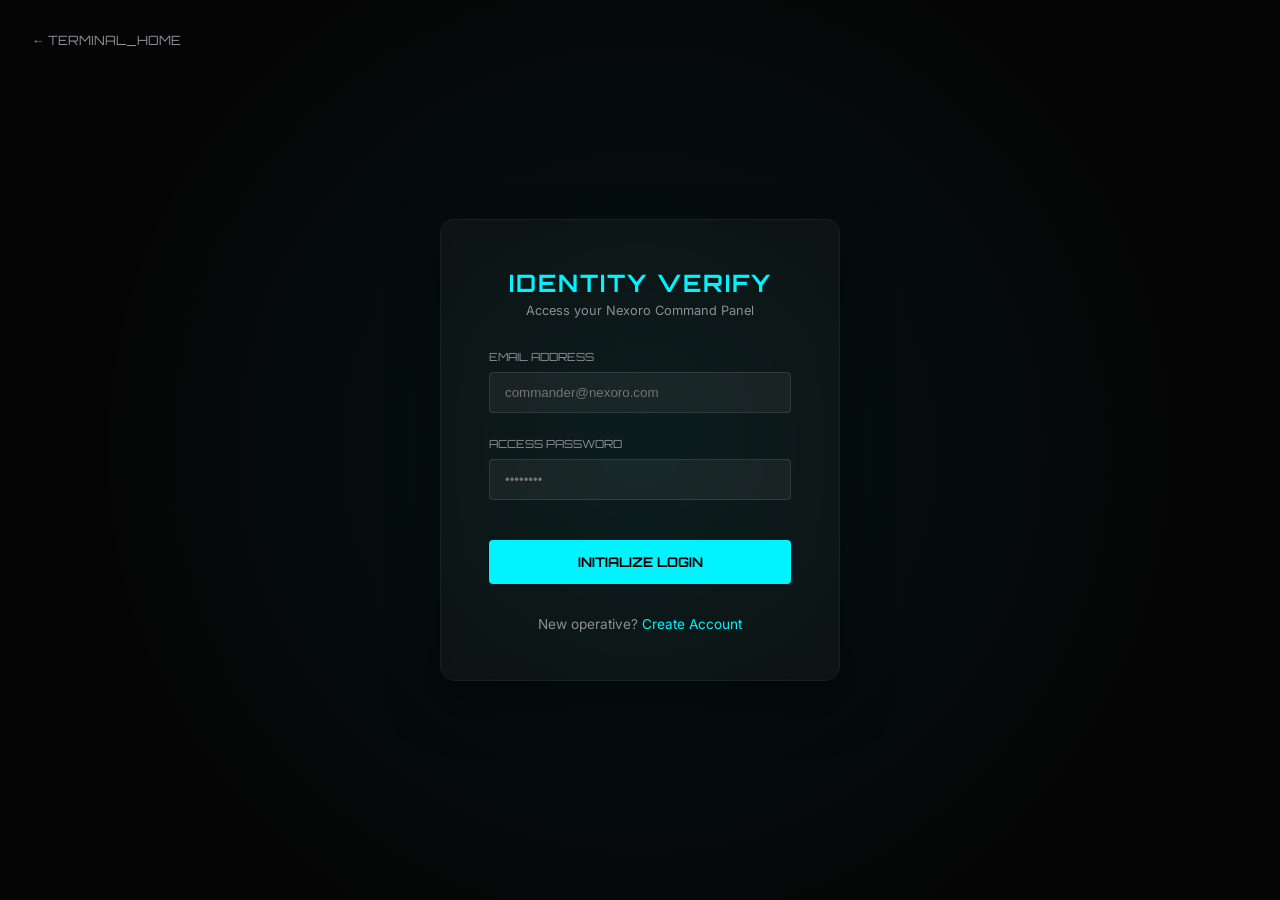
<file: login.html>
<!DOCTYPE html>
<html lang="en">
<head>
    <meta charset="UTF-8">
    <meta name="viewport" content="width=device-width, initial-scale=1.0">
    <title>Login | Nexoro Hosting</title>
    <link href="https://fonts.googleapis.com/css2?family=Inter:wght@400;600&family=Orbitron:wght@500;900&display=swap" rel="stylesheet">
    <style>
        :root {
            --bg-dark: #050505;
            --accent-cyan: #00f3ff;
            --text-main: #ffffff;
            --text-dim: #8e8e93;
            --card-bg: rgba(255, 255, 255, 0.03);
        }

        * { box-sizing: border-box; margin: 0; padding: 0; }
        body { 
            background-color: var(--bg-dark); 
            color: var(--text-main); 
            font-family: 'Inter', sans-serif;
            height: 100vh;
            display: flex;
            justify-content: center;
            align-items: center;
            background-image: radial-gradient(circle at 50% 50%, rgba(0, 243, 255, 0.07) 0%, transparent 70%);
        }

        .auth-card {
            background: var(--card-bg);
            border: 1px solid rgba(255, 255, 255, 0.05);
            padding: 3rem;
            border-radius: 15px;
            width: 100%;
            max-width: 400px;
            backdrop-filter: blur(10px);
            box-shadow: 0 20px 50px rgba(0,0,0,0.5);
        }

        .auth-header { text-align: center; margin-bottom: 2rem; }
        .auth-header h1 { font-family: 'Orbitron'; font-size: 1.5rem; letter-spacing: 2px; color: var(--accent-cyan); }
        .auth-header p { font-size: 0.8rem; color: var(--text-dim); margin-top: 5px; }

        .form-group { margin-bottom: 1.5rem; }
        .form-group label { display: block; font-family: 'Orbitron'; font-size: 0.7rem; color: var(--text-dim); margin-bottom: 8px; text-transform: uppercase; }

        input {
            width: 100%;
            padding: 12px 15px;
            background: rgba(255,255,255,0.05);
            border: 1px solid rgba(255,255,255,0.1);
            color: white;
            border-radius: 4px;
            outline: none;
            transition: 0.3s;
        }
        input:focus { border-color: var(--accent-cyan); background: rgba(0, 243, 255, 0.02); }

        .btn-auth {
            width: 100%;
            padding: 14px;
            background: var(--accent-cyan);
            color: #000;
            border: none;
            font-family: 'Orbitron';
            font-weight: bold;
            text-transform: uppercase;
            cursor: pointer;
            border-radius: 4px;
            transition: 0.3s;
            margin-top: 1rem;
        }
        .btn-auth:hover { box-shadow: 0 0 20px rgba(0, 243, 255, 0.4); transform: translateY(-2px); }

        .auth-footer { text-align: center; margin-top: 2rem; font-size: 0.85rem; color: var(--text-dim); }
        .auth-footer a { color: var(--accent-cyan); text-decoration: none; }
        .auth-footer a:hover { text-decoration: underline; }

        .back-home { position: absolute; top: 2rem; left: 2rem; color: var(--text-dim); text-decoration: none; font-size: 0.8rem; font-family: 'Orbitron'; }
    </style>
</head>
<body>

    <a href="index.html" class="back-home">← TERMINAL_HOME</a>

    <div class="auth-card">
        <div class="auth-header">
            <h1>IDENTITY VERIFY</h1>
            <p>Access your Nexoro Command Panel</p>
        </div>

        <form>
            <div class="form-group">
                <label>Email Address</label>
                <input type="email" placeholder="commander@nexoro.com">
            </div>
            <div class="form-group">
                <label>Access Password</label>
                <input type="password" placeholder="••••••••">
            </div>
            <button type="submit" class="btn-auth">Initialize Login</button>
        </form>

        <div class="auth-footer">
            New operative? <a href="signup.html">Create Account</a>
        </div>
    </div>

</body>
</html>
</file>
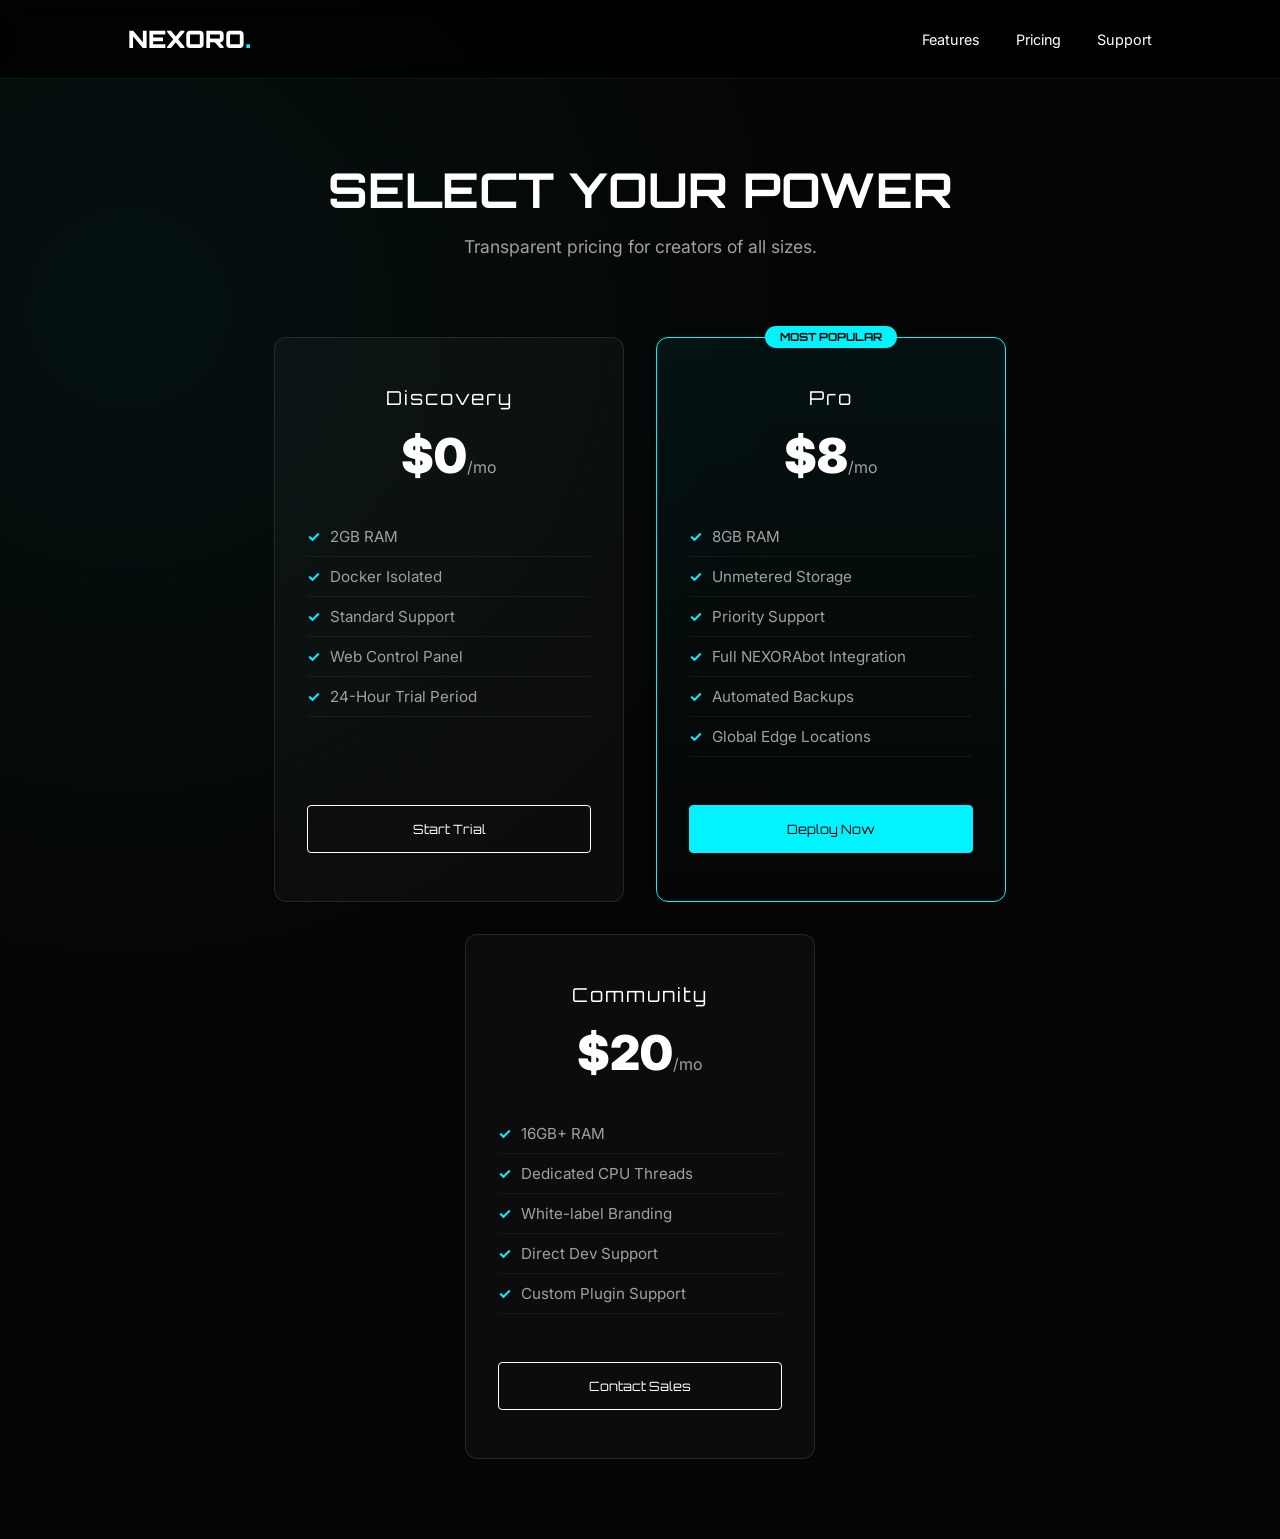
<file: pricing.html>
<!DOCTYPE html>
<html lang="en">
<head>
    <meta charset="UTF-8">
    <meta name="viewport" content="width=device-width, initial-scale=1.0">
    <title>Pricing | Nexoro Hosting</title>
    <link href="https://fonts.googleapis.com/css2?family=Inter:wght@400;600&family=Orbitron:wght@500;900&display=swap" rel="stylesheet">
    
    <style>
        :root {
            --bg-dark: #050505;
            --card-bg: rgba(255, 255, 255, 0.03);
            --accent-cyan: #00f3ff;
            --accent-purple: #9d00ff; /* Added for Pro tier distinction */
            --text-main: #ffffff;
            --text-dim: #a0a0a0;
            --font-display: 'Orbitron', sans-serif;
            --font-body: 'Inter', sans-serif;
        }

        * { box-sizing: border-box; margin: 0; padding: 0; }

        body {
            background-color: var(--bg-dark);
            color: var(--text-main);
            font-family: var(--font-body);
            overflow-x: hidden;
            background-image: radial-gradient(circle at 10% 20%, rgba(0, 243, 255, 0.05) 0%, transparent 40%);
        }

        /* --- NAVIGATION (Reused from Home) --- */
        nav {
            display: flex; justify-content: space-between; align-items: center;
            padding: 1.5rem 10%; background: rgba(0,0,0,0.8);
            backdrop-filter: blur(10px); position: sticky; top: 0; z-index: 100;
            border-bottom: 1px solid rgba(0, 243, 255, 0.1);
        }
        .logo { font-family: var(--font-display); font-weight: 900; color: #fff; text-decoration: none; font-size: 1.5rem; }
        .logo span { color: var(--accent-cyan); }
        .nav-links a { color: var(--text-main); text-decoration: none; margin-left: 2rem; font-size: 0.9rem; }

        /* --- PRICING HEADER --- */
        .pricing-header {
            text-align: center;
            padding: 5rem 10% 3rem;
        }
        .pricing-header h1 {
            font-family: var(--font-display);
            font-size: 3rem;
            margin-bottom: 1rem;
            text-transform: uppercase;
        }
        .pricing-header p { color: var(--text-dim); font-size: 1.1rem; }

        /* --- PRICING GRID --- */
        .pricing-container {
            display: flex;
            justify-content: center;
            align-items: stretch;
            gap: 2rem;
            padding: 2rem 10% 5rem;
            flex-wrap: wrap;
        }

        .price-card {
            background: var(--card-bg);
            border: 1px solid rgba(255,255,255,0.1);
            border-radius: 12px;
            padding: 3rem 2rem;
            width: 350px;
            text-align: center;
            transition: 0.4s cubic-bezier(0.175, 0.885, 0.32, 1.275);
            display: flex;
            flex-direction: column;
        }

        .price-card:hover {
            transform: scale(1.05);
            border-color: var(--accent-cyan);
            box-shadow: 0 20px 40px rgba(0, 0, 0, 0.4);
        }

        .price-card.featured {
            border: 1px solid var(--accent-cyan);
            background: linear-gradient(180deg, rgba(0, 243, 255, 0.05) 0%, rgba(0, 0, 0, 0) 100%);
            position: relative;
        }

        .featured-tag {
            position: absolute;
            top: -12px;
            left: 50%;
            transform: translateX(-50%);
            background: var(--accent-cyan);
            color: #000;
            padding: 4px 15px;
            font-family: var(--font-display);
            font-size: 0.7rem;
            font-weight: bold;
            border-radius: 20px;
        }

        .plan-name {
            font-family: var(--font-display);
            font-size: 1.2rem;
            margin-bottom: 1rem;
            letter-spacing: 2px;
        }

        .plan-price {
            font-size: 3rem;
            font-weight: 900;
            margin-bottom: 2rem;
        }
        .plan-price span { font-size: 1rem; color: var(--text-dim); font-weight: 400; }

        .feature-list {
            list-style: none;
            text-align: left;
            margin-bottom: 3rem;
            flex-grow: 1;
        }

        .feature-list li {
            padding: 10px 0;
            color: var(--text-dim);
            border-bottom: 1px solid rgba(255,255,255,0.05);
            font-size: 0.95rem;
        }

        .feature-list li::before {
            content: "✓";
            color: var(--accent-cyan);
            margin-right: 10px;
            font-weight: bold;
        }

        .btn-plan {
            display: block;
            padding: 15px;
            background: transparent;
            border: 1px solid var(--text-main);
            color: var(--text-main);
            text-decoration: none;
            font-family: var(--font-display);
            font-size: 0.8rem;
            transition: 0.3s;
            border-radius: 4px;
        }

        .featured .btn-plan {
            background: var(--accent-cyan);
            border-color: var(--accent-cyan);
            color: #000;
        }

        .btn-plan:hover {
            background: #fff;
            color: #000;
        }

        .featured .btn-plan:hover {
            background: transparent;
            color: var(--accent-cyan);
        }

        @media (max-width: 768px) {
            .pricing-container { padding: 2rem 5%; }
            .price-card { width: 100%; }
        }
    </style>
</head>
<body>

    <nav>
        <a href="index.html" class="logo">NEXORO<span>.</span></a>
        <div class="nav-links">
            <a href="index.html#features">Features</a>
            <a href="#">Pricing</a>
            <a href="#">Support</a>
        </div>
    </nav>

    <header class="pricing-header">
        <h1>Select Your Power</h1>
        <p>Transparent pricing for creators of all sizes.</p>
    </header>

    <main class="pricing-container">
        
        <div class="price-card">
            <div class="plan-name">Discovery</div>
            <div class="plan-price">$0<span>/mo</span></div>
            <ul class="feature-list">
                <li>2GB RAM</li>
                <li>Docker Isolated</li>
                <li>Standard Support</li>
                <li>Web Control Panel</li>
                <li>24-Hour Trial Period</li>
            </ul>
            <a href="#" class="btn-plan">Start Trial</a>
        </div>

        <div class="price-card featured">
            <div class="featured-tag">MOST POPULAR</div>
            <div class="plan-name">Pro</div>
            <div class="plan-price">$8<span>/mo</span></div>
            <ul class="feature-list">
                <li>8GB RAM</li>
                <li>Unmetered Storage</li>
                <li>Priority Support</li>
                <li>Full NEXORAbot Integration</li>
                <li>Automated Backups</li>
                <li>Global Edge Locations</li>
            </ul>
            <a href="#" class="btn-plan">Deploy Now</a>
        </div>

        <div class="price-card">
            <div class="plan-name">Community</div>
            <div class="plan-price">$20<span>/mo</span></div>
            <ul class="feature-list">
                <li>16GB+ RAM</li>
                <li>Dedicated CPU Threads</li>
                <li>White-label Branding</li>
                <li>Direct Dev Support</li>
                <li>Custom Plugin Support</li>
            </ul>
            <a href="#" class="btn-plan">Contact Sales</a>
        </div>

    </main>

</body>
</html>
</file>
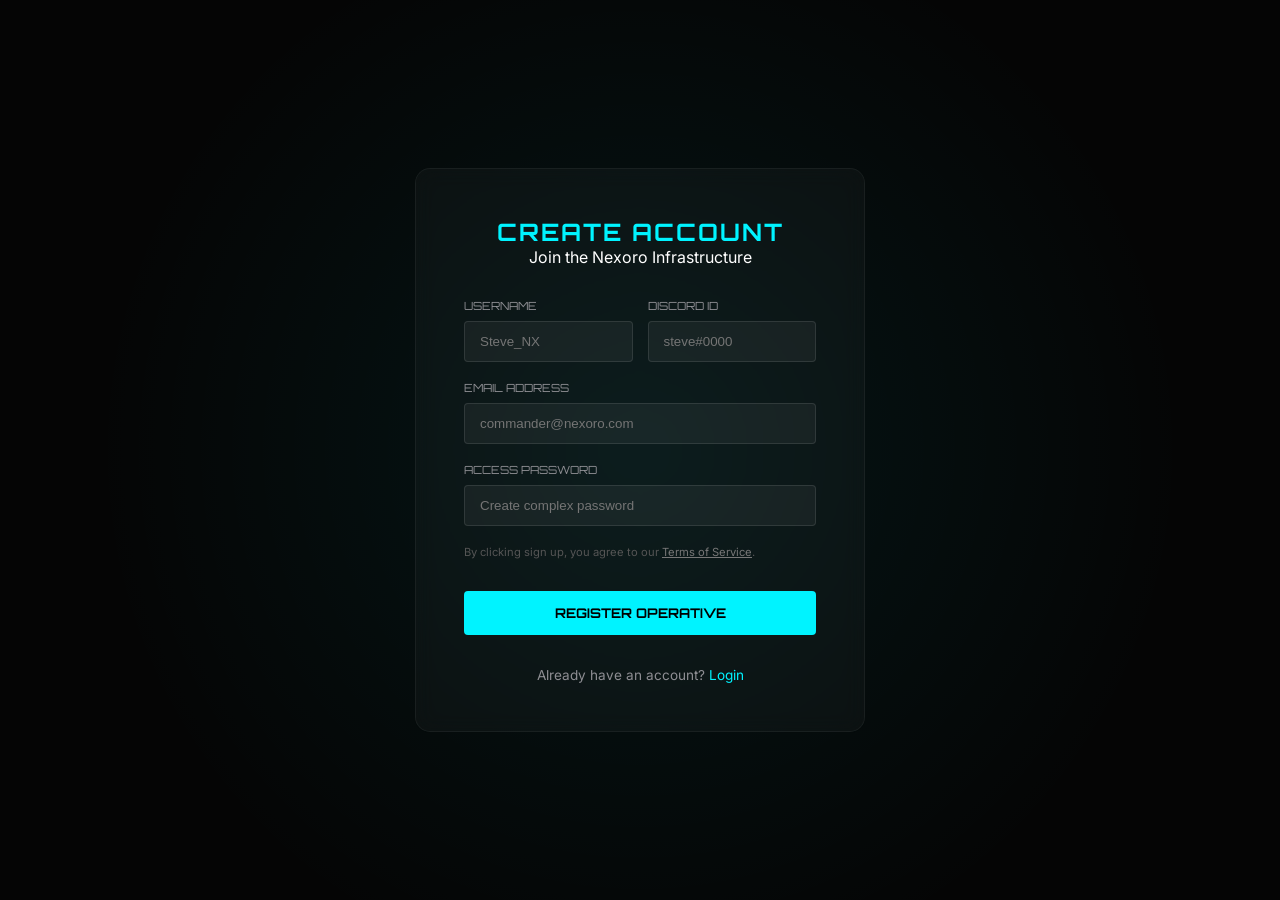
<file: signup.html>
<!DOCTYPE html>
<html lang="en">
<head>
    <meta charset="UTF-8">
    <meta name="viewport" content="width=device-width, initial-scale=1.0">
    <title>Sign Up | Nexoro Hosting</title>
    <link href="https://fonts.googleapis.com/css2?family=Inter:wght@400;600&family=Orbitron:wght@500;900&display=swap" rel="stylesheet">
    <style>
        /* (REUSE CSS FROM LOGIN PAGE) */
        :root { --bg-dark: #050505; --accent-cyan: #00f3ff; --text-main: #ffffff; --text-dim: #8e8e93; --card-bg: rgba(255, 255, 255, 0.03); }
        * { box-sizing: border-box; margin: 0; padding: 0; }
        body { background-color: var(--bg-dark); color: var(--text-main); font-family: 'Inter', sans-serif; height: 100vh; display: flex; justify-content: center; align-items: center; background-image: radial-gradient(circle at 50% 50%, rgba(0, 243, 255, 0.07) 0%, transparent 70%); }
        .auth-card { background: var(--card-bg); border: 1px solid rgba(255, 255, 255, 0.05); padding: 3rem; border-radius: 15px; width: 100%; max-width: 450px; backdrop-filter: blur(10px); }
        .auth-header { text-align: center; margin-bottom: 2rem; }
        .auth-header h1 { font-family: 'Orbitron'; font-size: 1.5rem; letter-spacing: 2px; color: var(--accent-cyan); }
        .form-group { margin-bottom: 1.2rem; }
        .form-group label { display: block; font-family: 'Orbitron'; font-size: 0.7rem; color: var(--text-dim); margin-bottom: 8px; text-transform: uppercase; }
        input { width: 100%; padding: 12px 15px; background: rgba(255,255,255,0.05); border: 1px solid rgba(255,255,255,0.1); color: white; border-radius: 4px; outline: none; transition: 0.3s; }
        input:focus { border-color: var(--accent-cyan); }
        .btn-auth { width: 100%; padding: 14px; background: var(--accent-cyan); color: #000; border: none; font-family: 'Orbitron'; font-weight: bold; text-transform: uppercase; cursor: pointer; border-radius: 4px; margin-top: 1rem; }
        .auth-footer { text-align: center; margin-top: 2rem; font-size: 0.85rem; color: var(--text-dim); }
        .auth-footer a { color: var(--accent-cyan); text-decoration: none; }
    </style>
</head>
<body>

    <div class="auth-card">
        <div class="auth-header">
            <h1>CREATE ACCOUNT</h1>
            <p>Join the Nexoro Infrastructure</p>
        </div>

        <form>
            <div style="display: flex; gap: 15px;">
                <div class="form-group">
                    <label>Username</label>
                    <input type="text" placeholder="Steve_NX">
                </div>
                <div class="form-group">
                    <label>Discord ID</label>
                    <input type="text" placeholder="steve#0000">
                </div>
            </div>
            <div class="form-group">
                <label>Email Address</label>
                <input type="email" placeholder="commander@nexoro.com">
            </div>
            <div class="form-group">
                <label>Access Password</label>
                <input type="password" placeholder="Create complex password">
            </div>
            
            <p style="font-size: 0.7rem; color: #555; margin-bottom: 1rem;">
                By clicking sign up, you agree to our <a href="legal.html" style="color: #777;">Terms of Service</a>.
            </p>

            <button type="submit" class="btn-auth">Register operative</button>
        </form>

        <div class="auth-footer">
            Already have an account? <a href="login.html">Login</a>
        </div>
    </div>

</body>
</html>
</file>
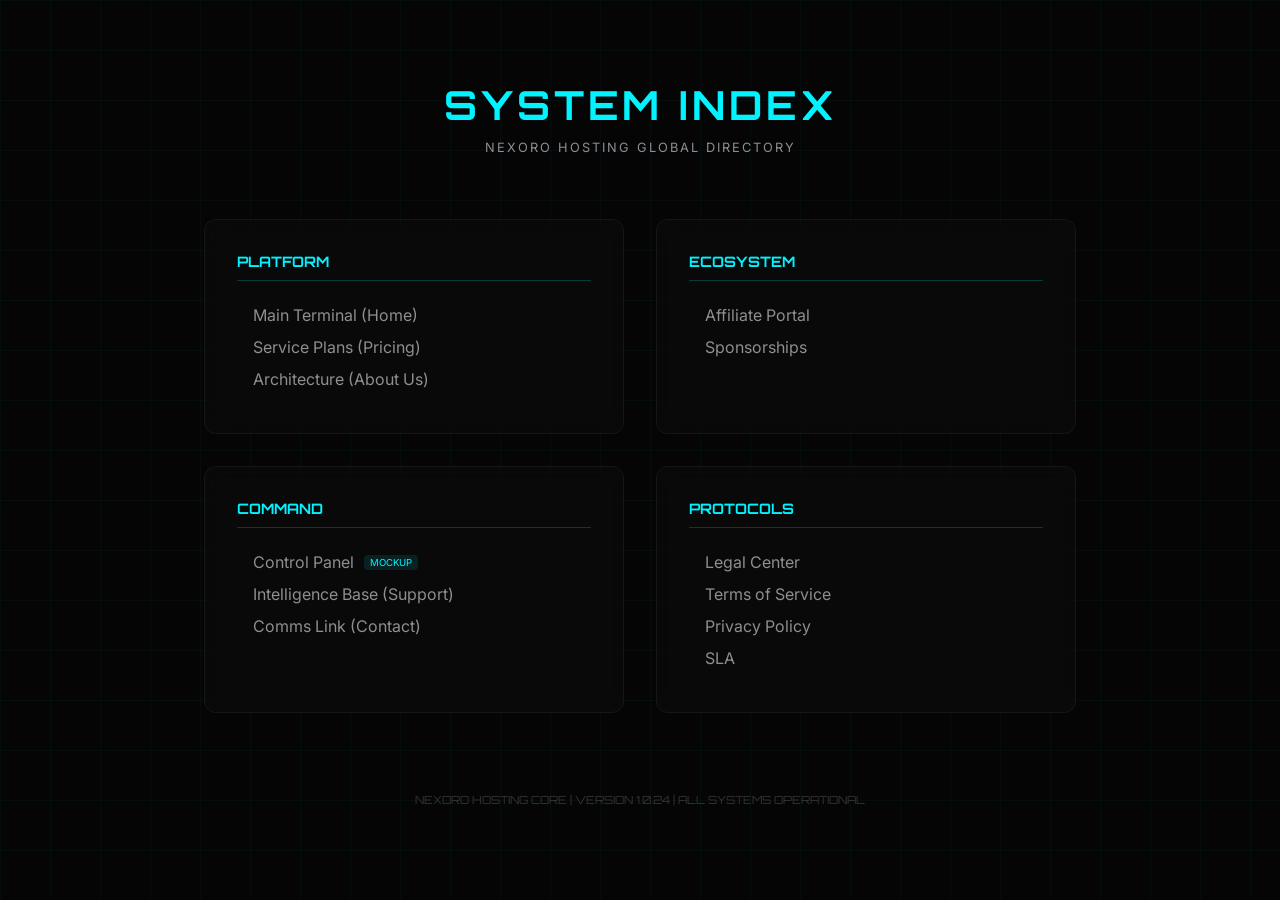
<file: sitemap.html>
<!DOCTYPE html>
<html lang="en">
<head>
    <meta charset="UTF-8">
    <meta name="viewport" content="width=device-width, initial-scale=1.0">
    <title>Sitemap | Nexoro Index</title>
    <link href="https://fonts.googleapis.com/css2?family=Inter:wght@400;600&family=Orbitron:wght@500;900&display=swap" rel="stylesheet">
    <style>
        :root {
            --bg-dark: #050505;
            --accent-cyan: #00f3ff;
            --text-main: #ffffff;
            --text-dim: #8e8e93;
            --card-bg: rgba(255, 255, 255, 0.02);
        }

        * { box-sizing: border-box; margin: 0; padding: 0; }
        body { 
            background-color: var(--bg-dark); 
            color: var(--text-main); 
            font-family: 'Inter', sans-serif;
            background-image: linear-gradient(rgba(0, 243, 255, 0.03) 1px, transparent 1px), 
                              linear-gradient(90deg, rgba(0, 243, 255, 0.03) 1px, transparent 1px);
            background-size: 50px 50px;
        }

        .container { max-width: 1000px; margin: 5rem auto; padding: 0 5%; }

        header { text-align: center; margin-bottom: 4rem; }
        header h1 { font-family: 'Orbitron'; font-size: 2.5rem; letter-spacing: 4px; color: var(--accent-cyan); }
        header p { color: var(--text-dim); margin-top: 10px; text-transform: uppercase; font-size: 0.8rem; letter-spacing: 2px; }

        /* --- INDEX GRID --- */
        .directory-grid {
            display: grid;
            grid-template-columns: repeat(auto-fit, minmax(280px, 1fr));
            gap: 2rem;
        }

        .dir-category {
            background: var(--card-bg);
            border: 1px solid rgba(255, 255, 255, 0.05);
            padding: 2rem;
            border-radius: 12px;
            backdrop-filter: blur(10px);
        }

        .dir-category h2 {
            font-family: 'Orbitron';
            font-size: 0.9rem;
            color: var(--accent-cyan);
            margin-bottom: 1.5rem;
            border-bottom: 1px solid rgba(0, 243, 255, 0.2);
            padding-bottom: 10px;
            text-transform: uppercase;
        }

        .links-list { list-style: none; }
        .links-list li { margin-bottom: 12px; }

        .links-list a {
            color: var(--text-dim);
            text-decoration: none;
            font-size: 1rem;
            transition: 0.3s;
            display: flex;
            align-items: center;
        }

        .links-list a::before {
            content: ">";
            margin-right: 10px;
            color: var(--accent-cyan);
            font-family: 'Orbitron';
            font-size: 0.8rem;
            opacity: 0;
            transition: 0.3s;
        }

        .links-list a:hover { color: #fff; padding-left: 5px; }
        .links-list a:hover::before { opacity: 1; }

        .status-tag {
            font-size: 0.6rem;
            background: rgba(0, 243, 255, 0.1);
            color: var(--accent-cyan);
            padding: 2px 6px;
            border-radius: 4px;
            margin-left: 10px;
            vertical-align: middle;
        }

        /* --- FOOTER --- */
        footer { text-align: center; margin-top: 5rem; color: #333; font-family: 'Orbitron'; font-size: 0.7rem; }
    </style>
</head>
<body>

    <div class="container">
        <header>
            <h1>SYSTEM INDEX</h1>
            <p>Nexoro Hosting Global Directory</p>
        </header>

        <div class="directory-grid">
            <div class="dir-category">
                <h2>Platform</h2>
                <ul class="links-list">
                    <li><a href="index.html">Main Terminal (Home)</a></li>
                    <li><a href="pricing.html">Service Plans (Pricing)</a></li>
                    <li><a href="about.html">Architecture (About Us)</a></li>
                </ul>
            </div>

            <div class="dir-category">
                <h2>Ecosystem</h2>
                <ul class="links-list">
                    <li><a href="affiliate.html">Affiliate Portal</a></li>
                    <li><a href="sponsorships.html">Sponsorships</a></li>
                </ul>
            </div>

            <div class="dir-category">
                <h2>Command</h2>
                <ul class="links-list">
                    <li><a href="dashboard.html">Control Panel <span class="status-tag">MOCKUP</span></a></li>
                    <li><a href="support.html">Intelligence Base (Support)</a></li>
                    <li><a href="contact.html">Comms Link (Contact)</a></li>
                </ul>
            </div>

            <div class="dir-category">
                <h2>Protocols</h2>
                <ul class="links-list">
                    <li><a href="legal.html">Legal Center</a></li>
                    <li><a href="legal.html">Terms of Service</a></li>
                    <li><a href="legal.html">Privacy Policy</a></li>
                    <li><a href="legal.html">SLA</a></li>
                </ul>
            </div>
        </div>

        <footer>
            NEXORO HOSTING CORE | VERSION 1.0.24 | ALL SYSTEMS OPERATIONAL
        </footer>
    </div>

</body>
</html>
</file>
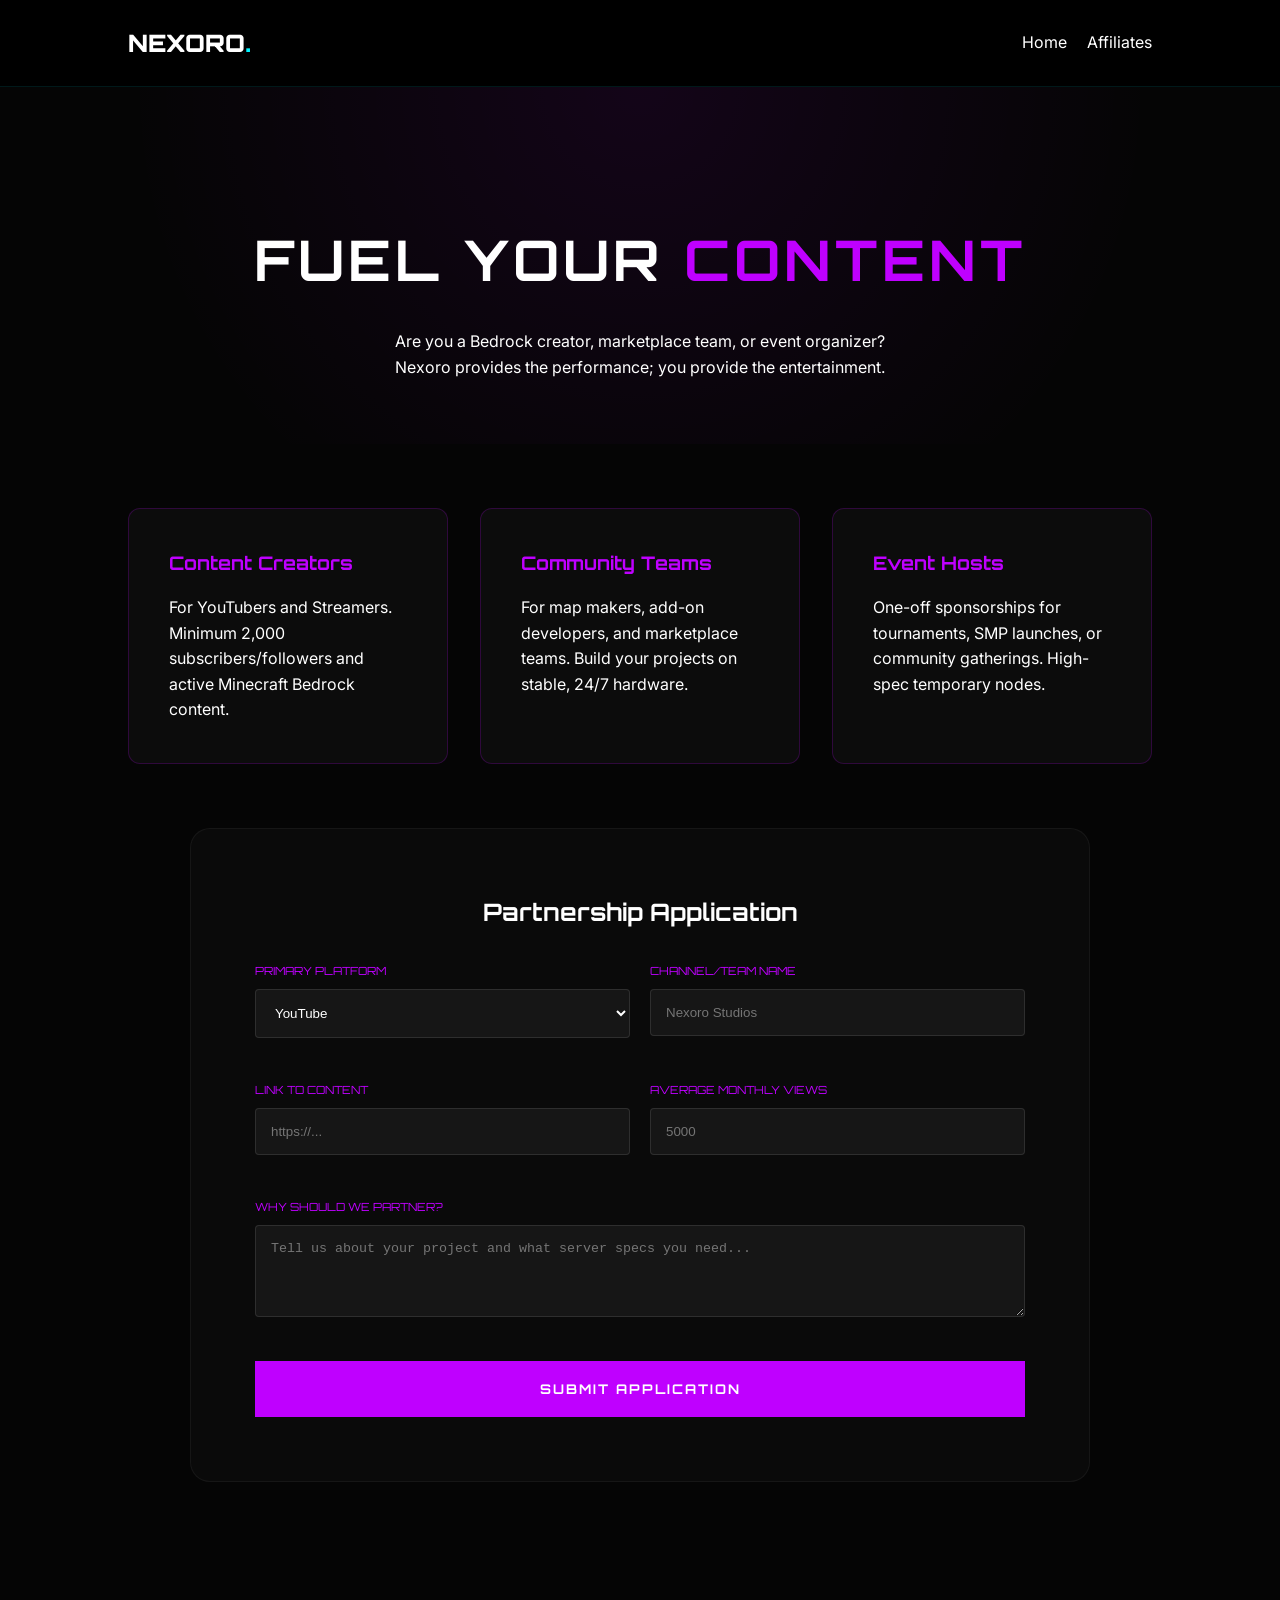
<file: sponsorships.html>
<!DOCTYPE html>
<html lang="en">
<head>
    <meta charset="UTF-8">
    <meta name="viewport" content="width=device-width, initial-scale=1.0">
    <title>Sponsorships | Nexoro Hosting</title>
    <link href="https://fonts.googleapis.com/css2?family=Inter:wght@400;600&family=Orbitron:wght@500;900&display=swap" rel="stylesheet">
    <style>
        :root {
            --bg-dark: #050505;
            --accent-cyan: #00f3ff;
            --accent-purple: #bf00ff;
            --text-main: #ffffff;
            --text-dim: #a0a0a0;
            --card-bg: rgba(255, 255, 255, 0.03);
        }

        * { box-sizing: border-box; margin: 0; padding: 0; }
        body { background-color: var(--bg-dark); color: var(--text-main); font-family: 'Inter', sans-serif; line-height: 1.6; }

        /* --- NAVIGATION --- */
        nav {
            display: flex; justify-content: space-between; align-items: center;
            padding: 1.5rem 10%; background: rgba(0,0,0,0.9);
            border-bottom: 1px solid rgba(0, 243, 255, 0.1);
        }
        .logo { font-family: 'Orbitron'; font-weight: 900; color: #fff; text-decoration: none; font-size: 1.5rem; }
        .logo span { color: var(--accent-cyan); }

        /* --- HERO --- */
        .sponsor-hero {
            padding: 8rem 10% 4rem;
            text-align: center;
            background: radial-gradient(circle at 50% 0%, rgba(191, 0, 255, 0.08) 0%, transparent 70%);
        }
        .sponsor-hero h1 { font-family: 'Orbitron'; font-size: 3.5rem; margin-bottom: 1.5rem; text-transform: uppercase; letter-spacing: 4px; }
        .sponsor-hero span { color: var(--accent-purple); }

        /* --- REQUIREMENTS GRID --- */
        .req-section { padding: 4rem 10%; display: grid; grid-template-columns: repeat(auto-fit, minmax(300px, 1fr)); gap: 2rem; }
        
        .req-card {
            background: var(--card-bg);
            border: 1px solid rgba(191, 0, 255, 0.2);
            padding: 2.5rem;
            border-radius: 12px;
            position: relative;
            transition: 0.3s;
        }
        .req-card:hover { border-color: var(--accent-purple); transform: translateY(-5px); box-shadow: 0 10px 30px rgba(191, 0, 255, 0.1); }
        .req-card h3 { font-family: 'Orbitron'; color: var(--accent-purple); margin-bottom: 1rem; }

        /* --- APPLICATION FORM --- */
        .apply-container {
            max-width: 900px;
            margin: 0 auto 10rem;
            background: #0a0a0a;
            padding: 4rem;
            border-radius: 20px;
            border: 1px solid rgba(255,255,255,0.05);
        }
        .form-grid { display: grid; grid-template-columns: 1fr 1fr; gap: 20px; margin-top: 2rem; }
        
        .form-group { display: flex; flex-direction: column; margin-bottom: 1.5rem; }
        .form-group label { font-family: 'Orbitron'; font-size: 0.7rem; color: var(--accent-purple); margin-bottom: 8px; text-transform: uppercase; }
        
        input, select, textarea {
            background: rgba(255,255,255,0.05);
            border: 1px solid rgba(255,255,255,0.1);
            padding: 15px;
            color: white;
            border-radius: 4px;
            outline: none;
        }
        input:focus { border-color: var(--accent-purple); }

        .btn-apply {
            grid-column: span 2;
            padding: 20px;
            background: var(--accent-purple);
            color: white;
            border: none;
            font-family: 'Orbitron';
            font-weight: bold;
            cursor: pointer;
            transition: 0.3s;
            text-transform: uppercase;
            letter-spacing: 2px;
        }
        .btn-apply:hover { filter: brightness(1.2); box-shadow: 0 0 25px rgba(191, 0, 255, 0.4); }

        @media (max-width: 768px) {
            .form-grid { grid-template-columns: 1fr; }
            .btn-apply { grid-column: span 1; }
        }
    </style>
</head>
<body>

    <nav>
        <a href="index.html" class="logo">NEXORO<span>.</span></a>
        <div style="display:flex; gap: 20px;">
            <a href="index.html" style="color:white; text-decoration:none;">Home</a>
            <a href="affiliate.html" style="color:white; text-decoration:none;">Affiliates</a>
        </div>
    </nav>

    <header class="sponsor-hero">
        <h1>Fuel Your <span>Content</span></h1>
        <p>Are you a Bedrock creator, marketplace team, or event organizer? <br>Nexoro provides the performance; you provide the entertainment.</p>
    </header>

    <section class="req-section">
        <div class="req-card">
            <h3>Content Creators</h3>
            <p>For YouTubers and Streamers. Minimum 2,000 subscribers/followers and active Minecraft Bedrock content.</p>
        </div>
        <div class="req-card">
            <h3>Community Teams</h3>
            <p>For map makers, add-on developers, and marketplace teams. Build your projects on stable, 24/7 hardware.</p>
        </div>
        <div class="req-card">
            <h3>Event Hosts</h3>
            <p>One-off sponsorships for tournaments, SMP launches, or community gatherings. High-spec temporary nodes.</p>
        </div>
    </section>

    <div class="apply-container">
        <h2 style="font-family: 'Orbitron'; text-align: center;">Partnership Application</h2>
        <form class="form-grid">
            <div class="form-group">
                <label>Primary Platform</label>
                <select>
                    <option>YouTube</option>
                    <option>Twitch</option>
                    <option>TikTok</option>
                    <option>Marketplace Team</option>
                </select>
            </div>
            <div class="form-group">
                <label>Channel/Team Name</label>
                <input type="text" placeholder="Nexoro Studios">
            </div>
            <div class="form-group">
                <label>Link to Content</label>
                <input type="url" placeholder="https://...">
            </div>
            <div class="form-group">
                <label>Average Monthly Views</label>
                <input type="number" placeholder="5000">
            </div>
            <div class="form-group" style="grid-column: span 2;">
                <label>Why should we partner?</label>
                <textarea rows="4" placeholder="Tell us about your project and what server specs you need..."></textarea>
            </div>
            <button type="submit" class="btn-apply">Submit Application</button>
        </form>
    </div>

</body>
</html>
</file>
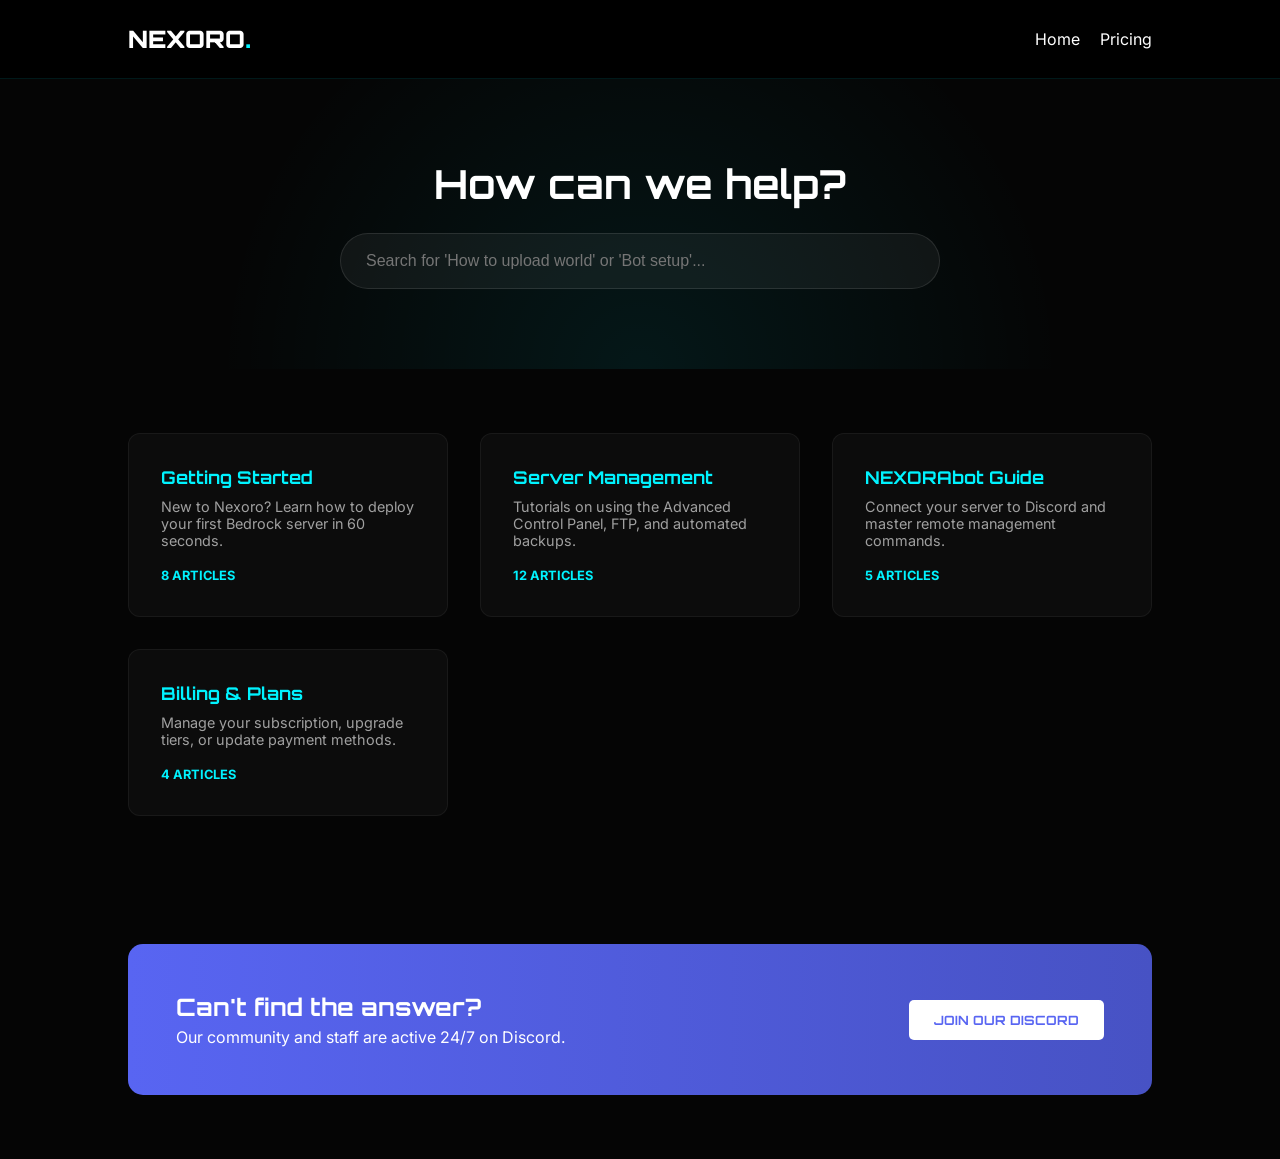
<file: support.html>
<!DOCTYPE html>
<html lang="en">
<head>
    <meta charset="UTF-8">
    <meta name="viewport" content="width=device-width, initial-scale=1.0">
    <title>Support Center | Nexoro Hosting</title>
    <link href="https://fonts.googleapis.com/css2?family=Inter:wght@400;600&family=Orbitron:wght@500;900&display=swap" rel="stylesheet">
    <style>
        :root {
            --bg-dark: #050505;
            --accent-cyan: #00f3ff;
            --card-bg: rgba(255, 255, 255, 0.03);
            --text-main: #ffffff;
            --text-dim: #a0a0a0;
        }

        * { box-sizing: border-box; margin: 0; padding: 0; }
        body { background-color: var(--bg-dark); color: var(--text-main); font-family: 'Inter', sans-serif; }

        /* --- NAVIGATION --- */
        nav {
            display: flex; justify-content: space-between; align-items: center;
            padding: 1.5rem 10%; background: rgba(0,0,0,0.9);
            border-bottom: 1px solid rgba(0, 243, 255, 0.1);
        }
        .logo { font-family: 'Orbitron'; font-weight: 900; color: #fff; text-decoration: none; font-size: 1.5rem; }
        .logo span { color: var(--accent-cyan); }

        /* --- SEARCH HERO --- */
        .support-hero {
            padding: 5rem 10%;
            text-align: center;
            background: radial-gradient(circle at 50% 100%, rgba(0, 243, 255, 0.08) 0%, transparent 60%);
        }
        .support-hero h1 { font-family: 'Orbitron'; font-size: 2.5rem; margin-bottom: 1.5rem; }
        .search-bar {
            max-width: 600px;
            margin: 0 auto;
            position: relative;
        }
        .search-bar input {
            width: 100%;
            padding: 18px 25px;
            border-radius: 50px;
            border: 1px solid rgba(255,255,255,0.1);
            background: rgba(255,255,255,0.05);
            color: white;
            font-size: 1rem;
            outline: none;
            transition: 0.3s;
        }
        .search-bar input:focus { border-color: var(--accent-cyan); box-shadow: 0 0 15px rgba(0, 243, 255, 0.2); }

        /* --- CATEGORIES --- */
        .kb-grid {
            display: grid;
            grid-template-columns: repeat(auto-fit, minmax(280px, 1fr));
            gap: 2rem;
            padding: 4rem 10%;
        }
        .kb-card {
            background: var(--card-bg);
            border: 1px solid rgba(255,255,255,0.05);
            padding: 2rem;
            border-radius: 12px;
            text-decoration: none;
            color: white;
            transition: 0.3s;
        }
        .kb-card:hover { border-color: var(--accent-cyan); transform: translateY(-5px); }
        .kb-card h3 { font-family: 'Orbitron'; font-size: 1.1rem; margin-bottom: 10px; color: var(--accent-cyan); }
        .kb-card p { color: var(--text-dim); font-size: 0.9rem; margin-bottom: 15px; }
        .article-count { font-size: 0.8rem; color: var(--accent-cyan); text-transform: uppercase; font-weight: bold; }

        /* --- DISCORD CTA --- */
        .discord-footer {
            margin: 4rem 10%;
            background: linear-gradient(90deg, #5865F2, #4752C4);
            padding: 3rem;
            border-radius: 15px;
            display: flex;
            justify-content: space-between;
            align-items: center;
        }
        .discord-text h2 { font-family: 'Orbitron'; margin-bottom: 5px; }
        .btn-discord {
            background: white;
            color: #5865F2;
            padding: 12px 25px;
            border-radius: 5px;
            text-decoration: none;
            font-weight: bold;
            font-family: 'Orbitron';
            font-size: 0.8rem;
        }
    </style>
</head>
<body>

    <nav>
        <a href="index.html" class="logo">NEXORO<span>.</span></a>
        <div class="nav-links" style="display:flex; gap: 20px;">
            <a href="index.html" style="color:white; text-decoration:none;">Home</a>
            <a href="pricing.html" style="color:white; text-decoration:none;">Pricing</a>
        </div>
    </nav>

    <section class="support-hero">
        <h1>How can we help?</h1>
        <div class="search-bar">
            <input type="text" placeholder="Search for 'How to upload world' or 'Bot setup'...">
        </div>
    </section>

    <main class="kb-grid">
        <a href="#" class="kb-card">
            <h3>Getting Started</h3>
            <p>New to Nexoro? Learn how to deploy your first Bedrock server in 60 seconds.</p>
            <span class="article-count">8 Articles</span>
        </a>
        <a href="#" class="kb-card">
            <h3>Server Management</h3>
            <p>Tutorials on using the Advanced Control Panel, FTP, and automated backups.</p>
            <span class="article-count">12 Articles</span>
        </a>
        <a href="#" class="kb-card">
            <h3>NEXORAbot Guide</h3>
            <p>Connect your server to Discord and master remote management commands.</p>
            <span class="article-count">5 Articles</span>
        </a>
        <a href="#" class="kb-card">
            <h3>Billing & Plans</h3>
            <p>Manage your subscription, upgrade tiers, or update payment methods.</p>
            <span class="article-count">4 Articles</span>
        </a>
    </main>

    <div class="discord-footer">
        <div class="discord-text">
            <h2>Can't find the answer?</h2>
            <p>Our community and staff are active 24/7 on Discord.</p>
        </div>
        <a href="#" class="btn-discord">JOIN OUR DISCORD</a>
    </div>

</body>
</html>
</file>
